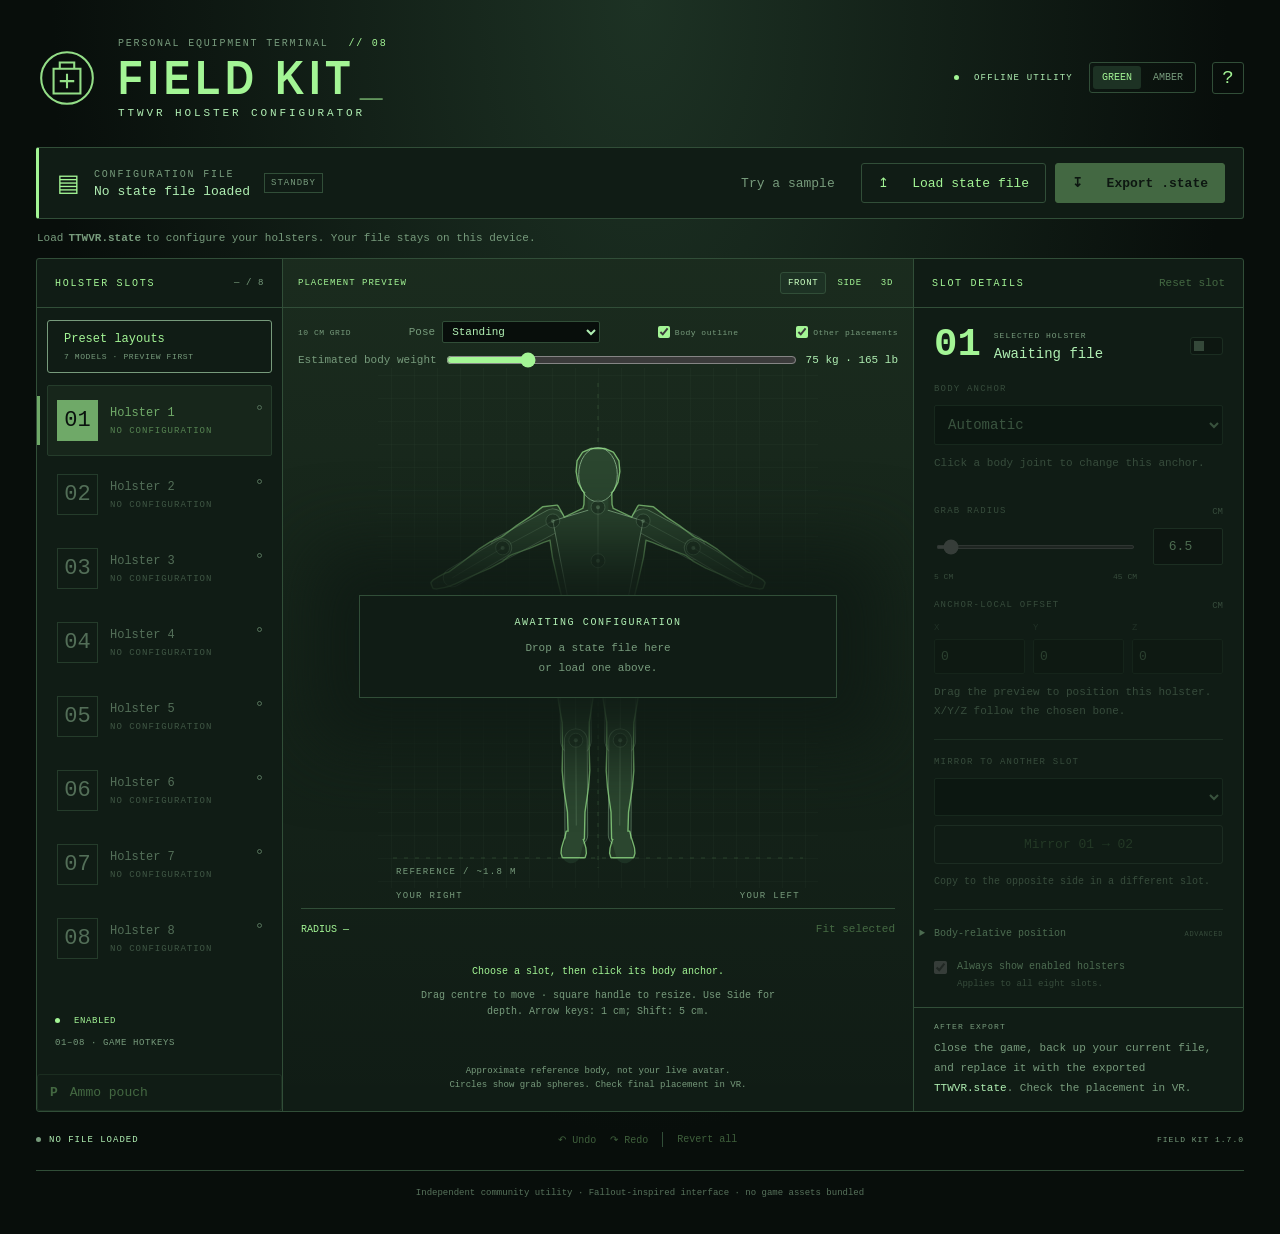
<file: tools/holster-editor/index.html>
<!doctype html>
<!-- SPDX-License-Identifier: GPL-3.0-only -->
<html lang="en" data-theme="green">
<head>
<meta charset="utf-8">
<meta name="viewport" content="width=device-width, initial-scale=1">
<meta name="color-scheme" content="dark">
<meta http-equiv="Content-Security-Policy" content="default-src 'none'; script-src 'unsafe-inline'; style-src 'unsafe-inline'; img-src data: blob:; connect-src 'none'; base-uri 'none'; form-action 'none'">
<title>Field Kit · TTWVR Holster Editor</title>
<style>/* SPDX-License-Identifier: GPL-3.0-only */
:root{color-scheme:dark;--ink:#b0efb3;--muted:#779b7c;--accent:#a3f595;--bright:#c9ffc0;--line:#314e38;--dim:#1d3224;--panel:#101c15;--bg:#080e0b;--tint:rgba(163,245,149,.07);--alert:#edc58e;--red:#ffa5a1;font-family:Consolas,'Liberation Mono','Courier New',monospace;font-size:13px}
:root[data-theme=amber]{--ink:#eed29d;--muted:#ad946b;--accent:#ffc467;--bright:#ffe3ad;--line:#514329;--dim:#352d1e;--panel:#1b1810;--bg:#100e08;--tint:rgba(255,196,103,.07)}
*{box-sizing:border-box}body{margin:0;background:radial-gradient(ellipse at 50% 0,var(--dim),transparent 65%),var(--bg);color:var(--ink);min-height:100vh}button,input,select{font:inherit}button{cursor:pointer;border:1px solid var(--line);background:transparent;color:var(--accent);padding:11px 16px;border-radius:3px;transition:background .12s,border-color .12s}button:hover:not(:disabled){background:var(--tint);border-color:var(--accent)}button:disabled{cursor:default;opacity:.35}button.primary{background:var(--accent);border-color:var(--accent);color:var(--bg);font-weight:bold}button.primary:hover:not(:disabled){background:var(--bright)}button.quiet{border-color:transparent;color:var(--muted)}button.text-button{border:0;padding:2px 0;font-size:11px}button.icon-button{width:32px;height:32px;padding:0;font-size:19px}button:focus-visible,input:focus-visible,select:focus-visible,summary:focus-visible,[role=button]:focus-visible{outline:2px solid var(--bright);outline-offset:4px}button,input,select{touch-action:manipulation}h1,h2,h3,p{margin:0}.app{max-width:1440px;padding:36px 36px 18px;margin:auto}.masthead{display:flex;justify-content:space-between;align-items:center;gap:28px;margin-bottom:28px}.identity{display:flex;align-items:center;gap:20px}.emblem{width:62px;fill:none;stroke:var(--accent);stroke-width:2;opacity:.9}.eyebrow{font-size:10px;letter-spacing:1.8px;color:var(--muted);line-height:1.5}.serial{color:var(--accent);margin-left:12px}h1{font-family:'Arial Narrow','Liberation Sans Narrow',Impact,sans-serif;font-stretch:condensed;font-size:49px;line-height:1.05;letter-spacing:5px;font-weight:700;color:var(--accent)}.cursor{opacity:.55;margin-left:5px}.subtitle{font-size:11px;letter-spacing:2.9px;margin-top:5px}.header-controls{display:flex;align-items:center;gap:16px}.local-badge{font-size:9px;letter-spacing:1.2px;white-space:nowrap}.local-badge i,.dot-key i,.status-light{display:inline-block;background:var(--accent);border-radius:50%;width:5px;height:5px;margin-right:8px}.themes{display:flex;border:1px solid var(--line);padding:3px;border-radius:3px;gap:3px}.themes button{border:0;padding:6px 9px;font-size:10px;color:var(--muted)}.themes button[aria-pressed=true]{background:var(--dim);color:var(--accent)}.file-bar{display:flex;justify-content:space-between;align-items:center;gap:24px;border:1px solid var(--line);border-left:3px solid var(--accent);padding:15px 18px;background:var(--panel);border-radius:3px}.file-info{display:flex;align-items:center;gap:14px;min-width:0}.file-info>div{min-width:0}.file-icon{font-size:24px;color:var(--accent)}#filename{margin-top:2px;white-space:nowrap;overflow:hidden;text-overflow:ellipsis;max-width:340px}.badge{font-size:9px;letter-spacing:1px;color:var(--muted);border:1px solid var(--line);padding:4px 6px;white-space:nowrap}.badge.changed{color:var(--alert);border-color:var(--alert)}.file-actions{display:flex;gap:9px;flex-shrink:0}.notice{font-size:11px;color:var(--muted);min-height:39px;display:flex;align-items:center;flex-wrap:wrap;gap:0 5px;padding:10px 1px;line-height:1.55}.notice.error{color:var(--red)}.notice.success{color:var(--accent)}.workspace{display:grid;grid-template-columns:246px minmax(290px,1fr) 330px;border:1px solid var(--line);background:var(--panel);border-radius:3px;overflow:hidden;position:relative}.workspace.dragover{outline:2px dashed var(--accent);outline-offset:4px}.panel-title{display:flex;justify-content:space-between;align-items:center;padding:17px 18px;border-bottom:1px solid var(--line);height:49px;gap:8px}.panel-title h2{font-size:10px;letter-spacing:1.7px;font-weight:normal;color:var(--accent)}.panel-title>span{color:var(--muted);font-size:9px;letter-spacing:.6px}.slots-panel{border-right:1px solid var(--line);display:flex;flex-direction:column}.slot-list{padding:10px}.slot{width:100%;padding:14px 9px;border:1px solid transparent;display:flex;align-items:center;gap:12px;text-align:left;border-radius:2px;position:relative;margin-bottom:3px;color:var(--muted)}.slot:disabled{opacity:.65}.slot.selected{background:var(--tint);border-color:var(--line);color:var(--accent)}.slot.selected:before{content:'';position:absolute;width:3px;inset:10px auto 10px -11px;background:var(--accent)}.slot-num{font-size:22px;line-height:1;border:1px solid var(--line);width:41px;height:41px;display:grid;place-items:center;flex-shrink:0}.slot.selected .slot-num{border-color:var(--accent);background:var(--accent);color:var(--bg)}.slot-text{display:flex;flex-direction:column;gap:6px;flex:1;min-width:0}.slot-label{font-size:11px;white-space:nowrap}.slot-detail{font-size:9px;letter-spacing:1px;opacity:.7}.slot-dot{width:5px;height:5px;border:1px solid var(--muted);border-radius:50%;align-self:flex-start;margin-top:5px;flex-shrink:0}.slot-dot.on{background:var(--accent);border-color:var(--accent)}.slot-footer{margin-top:auto;padding:15px 18px 18px;display:flex;flex-direction:column;gap:12px;font-size:9px;color:var(--muted);letter-spacing:.6px}.dot-key{color:var(--accent)}.map-panel{min-width:0;display:flex;flex-direction:column;background:linear-gradient(180deg,var(--tint),transparent)}.body-view{position:relative;flex:1;min-height:440px;display:flex;align-items:center;justify-content:center;overflow:hidden}#body-map{width:100%;max-height:540px;display:block;overflow:visible}.map-grid{color:var(--accent);opacity:.13}.guide-line{stroke:var(--accent);stroke-width:.6;stroke-dasharray:4 7;opacity:.25}.figure-fill{fill:var(--tint);stroke:var(--muted);stroke-width:1.4;stroke-linejoin:round}.figure-detail{fill:none;stroke:var(--muted);stroke-width:1;opacity:.6}.map-direction{font:9px Consolas,monospace;letter-spacing:1.3px;fill:var(--muted)}.map-corner{position:absolute;top:18px;color:var(--muted);font-size:8px;line-height:1.6;letter-spacing:1px}.top-left{left:18px}.top-right{right:18px;font-size:12px;word-spacing:10px}.top-right span{opacity:.3}.anchor-point{cursor:pointer;color:var(--muted)}.anchor-point .hit-area{fill:transparent;stroke:none}.anchor-point .ring{fill:var(--panel);stroke:currentColor;stroke-width:1}.anchor-point .core{fill:currentColor}.anchor-point .anchor-label{fill:currentColor;font-size:8px;letter-spacing:.2px}.anchor-point .leader{fill:none;stroke:currentColor;stroke-width:.6;opacity:.6}.anchor-point.selected,.anchor-point:hover{color:var(--accent)}.anchor-point.selected .ring{stroke-width:2;fill:var(--dim)}.anchor-point.selected .core{r:4}.anchor-point[aria-disabled=true]{pointer-events:none;opacity:.35}.slot-marker circle{fill:var(--bg);stroke:var(--accent);stroke-width:1}.slot-marker text{fill:var(--accent);font:9px Consolas,monospace;text-anchor:middle;dominant-baseline:central}.slot-marker.selected circle{fill:var(--accent)}.slot-marker.selected text{fill:var(--bg);font-weight:bold}.slot-marker.off{opacity:.3}.slot-marker path{stroke:var(--accent);stroke-width:.7;opacity:.6}.map-empty{position:absolute;top:42%;left:12%;width:76%;text-align:center;background:var(--panel);border:1px solid var(--line);padding:18px 10px;box-shadow:0 0 70px 50px var(--panel)}.map-empty span{font-size:10px;letter-spacing:1.6px}.map-empty p{font-size:11px;color:var(--muted);line-height:1.8;margin-top:10px}.map-caption{text-align:center;font-size:11px;color:var(--accent);padding:0 12px 9px;line-height:1.5}.map-note{text-align:center;font-size:9px;line-height:1.6;color:var(--muted);padding:0 16px 17px}.editor-panel{border-left:1px solid var(--line)}.selected-heading{display:flex;align-items:center;gap:13px;padding:23px 20px 22px}.large-slot{font-size:39px;font-weight:bold;line-height:1;color:var(--accent)}.selected-heading .eyebrow{font-size:8px;letter-spacing:1px}h3{font-size:14px;font-weight:normal;color:var(--ink);margin-top:4px}.switch{position:relative;margin-left:auto;display:flex;align-items:center;flex-shrink:0}.switch input{position:absolute;opacity:0;width:100%;height:100%;cursor:pointer;margin:0}.switch>span:first-of-type{display:block;width:33px;height:18px;border:1px solid var(--line);background:var(--bg);border-radius:3px;pointer-events:none}.switch>span:first-of-type:before{content:'';display:block;width:10px;height:10px;margin:3px;background:var(--muted);transition:transform .15s}.switch input:checked+span{border-color:var(--accent)}.switch input:checked+span:before{background:var(--accent);transform:translateX(14px)}.switch input:focus-visible+span{outline:2px solid var(--accent);outline-offset:4px}.switch input:disabled+span{opacity:.35}#editor-form{padding:0 20px}fieldset{border:0;padding:0;margin:0;min-width:0}fieldset:disabled{opacity:.38}.field-label{display:block;font-size:9px;letter-spacing:1.2px;color:var(--muted);line-height:1.5}.field-heading{display:flex;justify-content:space-between;align-items:center;margin-top:23px;margin-bottom:10px}.unit{font-size:9px;color:var(--muted)}select,input[type=number]{background:var(--bg);color:var(--ink);border:1px solid var(--line);padding:10px 9px;border-radius:2px;width:100%;min-width:0}select{margin-top:8px;font-size:12px;line-height:1.5;cursor:pointer}input:invalid,input[aria-invalid=true]{border-color:var(--red)}.field-help{font-size:10px;color:var(--muted);line-height:1.7;margin-top:9px;min-height:33px}.radius-row{display:flex;align-items:center;gap:16px}.radius-row input[type=number]{width:70px;text-align:center;flex-shrink:0}.radius-row input[type=range]{width:100%;accent-color:var(--accent);cursor:pointer;height:4px}.range-labels{display:flex;justify-content:space-between;font-size:8px;color:var(--muted);padding-right:86px;margin-top:7px}.offset-heading{margin-top:24px}.coordinate-row{display:grid;grid-template-columns:repeat(3,minmax(0,1fr));gap:8px}.coordinate-row label{font-size:9px;color:var(--muted);letter-spacing:.5px}.coordinate-row input{margin-top:6px;font-size:12px;padding:9px 6px}.coordinate-row.disabled{opacity:.45}.coordinate-row input:disabled{cursor:default}details{border-top:1px solid var(--line);margin-top:19px;padding-top:15px}summary{font-size:10px;cursor:pointer;line-height:1.8;list-style:disclosure-closed;color:var(--ink)}details[open] summary{list-style:disclosure-open;margin-bottom:14px}summary span{font-size:7px;color:var(--muted);float:right;letter-spacing:.6px;margin-top:3px}.visibility{display:flex;gap:10px;align-items:flex-start;font-size:10px;line-height:1.5;margin:21px 0;cursor:pointer}.visibility input{accent-color:var(--accent);margin:2px 0 0;width:13px;height:13px;flex-shrink:0}.visibility small{display:block;color:var(--muted);font-size:9px;margin-top:4px}.apply-note{border-top:1px solid var(--line);padding:15px 20px 18px}.apply-note .eyebrow{font-size:8px;letter-spacing:1.2px}.apply-note p{font-size:10px;color:var(--muted);line-height:1.8;margin-top:6px}.apply-note b{font-weight:normal;color:var(--ink)}.status-bar{display:flex;align-items:center;gap:18px;justify-content:space-between;border-bottom:1px solid var(--line);padding:14px 0 16px;min-height:59px}.status-bar>div:first-child{font-size:9px;letter-spacing:1px}.status-light{background:var(--muted)}.status-light.changed{background:var(--alert)}.history{display:flex;gap:14px;align-items:center}.history button{border:0;padding:3px 0;font-size:10px}.separator{height:15px;border-left:1px solid var(--line)}.footer-version{color:var(--muted);font-size:8px;letter-spacing:1px}.footer-version span{margin:0 7px}.bottom-note{font-size:9px;color:var(--muted);text-align:center;padding:15px 0;opacity:.7;line-height:1.7}.sr-only{position:absolute;width:1px;height:1px;overflow:hidden;clip:rect(0,0,0,0);white-space:nowrap}dialog{background:var(--panel);color:var(--ink);border:1px solid var(--accent);border-radius:4px;padding:26px 32px;max-width:640px;width:calc(100% - 32px);max-height:88vh;line-height:1.8;box-shadow:0 24px 100px #000}dialog::backdrop{background:#000b}.dialog-heading{display:flex;justify-content:space-between;align-items:center;margin-bottom:10px}dialog h2{font-size:23px;color:var(--accent);font-weight:normal}dialog h3{margin-top:22px;color:var(--accent);font-size:14px}dialog p,dialog li{font-size:12px;color:var(--muted);margin-top:10px}dialog li{padding-left:5px;margin-bottom:10px}dialog ol{padding-left:19px}dialog b{color:var(--ink);font-weight:normal}code{font-family:inherit;color:var(--ink)}code.path{display:block;padding:10px 12px;background:var(--bg);border:1px solid var(--line);font-size:11px;overflow-wrap:anywhere;margin-top:8px}[hidden]{display:none!important}
@media(min-width:1500px){.app{padding-top:48px}.body-view{min-height:500px}.slot{padding-top:16px;padding-bottom:16px}}
@media(max-width:1150px){.app{padding:24px 22px}.workspace{grid-template-columns:212px minmax(260px,1fr) 300px}.local-badge{display:none}.slot{gap:9px;padding-left:6px}.slot-num{width:34px;height:36px;font-size:19px}.slot-label{font-size:10px}.slot-list{padding:8px}.file-actions{gap:5px}.file-actions button{padding:10px 12px}.file-info{gap:9px}.file-info .badge{display:none}#filename{max-width:260px}}
@media(max-width:940px){.workspace{grid-template-columns:minmax(280px,1fr) 330px}.slots-panel{grid-column:1/-1;border-right:0;border-bottom:1px solid var(--line)}.slot-list{display:grid;grid-template-columns:repeat(4,minmax(0,1fr));gap:3px}.slot{padding:9px 5px;margin:0}.slot.selected:before{inset:auto 10px -2px 10px;width:auto;height:2px}.slot-detail{font-size:8px}.slot-footer{display:none}.slot-dot{display:none}.masthead{gap:12px}.identity{gap:14px}.emblem{width:46px}.eyebrow{font-size:9px}h1{font-size:42px}.header-controls{gap:10px}.file-bar{gap:15px}.file-actions button.quiet{display:none}.footer-version{display:none}}
@media(max-width:640px){.app{padding:20px 12px 8px}.masthead{align-items:flex-start;margin-bottom:20px}.emblem{display:none}.identity .eyebrow{font-size:7px;letter-spacing:1px}h1{font-size:34px}.subtitle{font-size:8px;letter-spacing:1.8px}.serial{display:none}.header-controls{gap:7px;padding-top:4px}.themes button{font-size:8px;padding:5px}.icon-button{flex-shrink:0}.file-bar{align-items:stretch;flex-direction:column;gap:14px;padding:13px}.file-actions{display:flex}.file-actions button{flex:1}.file-info .badge{display:block;margin-left:auto}.file-icon{font-size:21px}#filename{max-width:240px;font-size:12px}.workspace{grid-template-columns:1fr}.map-panel{border-bottom:1px solid var(--line)}.editor-panel{border-left:0}.slot-list{grid-template-columns:repeat(2,minmax(0,1fr))}.slot{gap:10px;padding:7px}.slot-label{font-size:11px}.slot-detail{font-size:8px}.body-view{min-height:0}.body-view svg{max-height:460px}.map-corner{font-size:7px}.status-bar{align-items:flex-start;gap:13px;flex-direction:column}.status-bar>div:first-child{font-size:8px}.history{width:100%;justify-content:flex-end}.notice{font-size:10px}.coordinate-row input{padding:12px 9px}.selected-heading{padding-top:18px;padding-bottom:18px}.apply-note p{font-size:11px}dialog{padding:20px}.slot-list .slot.selected:before{inset:7px auto 7px -3px;height:auto;width:2px}}
@media(prefers-reduced-motion:reduce){*{transition:none!important;scroll-behavior:auto!important}}

/* Readable primary controls at desktop scale. */
select{font-size:14px}.slot-label{font-size:12px}.coordinate-row input{font-size:13px}.field-help,.apply-note p{font-size:11px}.anchor-point .anchor-label{font-size:9px}

/* Placement editor: reference figure and true-radius orthographic projections. */
.view-tabs{display:flex;gap:3px}.view-tabs button{padding:5px 7px;font-size:9px;letter-spacing:.7px;border-color:transparent}.view-tabs button[aria-pressed=true]{background:var(--dim);border-color:var(--line);color:var(--bright)}.preview-toolbar{display:flex;justify-content:space-between;gap:10px;padding:13px 15px 0;font-size:8px;letter-spacing:.5px;color:var(--muted)}.preview-toolbar label{display:flex;gap:5px;align-items:center;white-space:nowrap}.preview-toolbar input{accent-color:var(--accent);margin:0;width:12px;height:12px}.body-view{min-height:0;flex:0 0 auto}#body-map{touch-action:none;user-select:none;overflow:hidden}.body-outline{fill:none;stroke:var(--muted);stroke-linecap:round;stroke-linejoin:round;opacity:.65}.body-limb{fill:none;stroke:var(--dim);stroke-linecap:round;stroke-linejoin:round}.body-bone{fill:none;stroke:var(--muted);opacity:.45}.body-torso{fill:var(--dim);stroke:var(--muted);stroke-width:1;stroke-linejoin:round}.holster-volume .grab-sphere{fill:var(--tint);stroke:var(--muted);stroke-width:1;stroke-dasharray:3 4;pointer-events:none}.holster-volume.selected .grab-sphere{fill:var(--tint);stroke:var(--accent);stroke-width:1.5;stroke-dasharray:none}.holster-volume.off{opacity:.4}.holster-volume.selected.off{opacity:.85}.holster-volume.off .grab-sphere{stroke-dasharray:5 4}.holster-centre{cursor:grab;touch-action:none}.holster-centre:active{cursor:grabbing}.holster-centre circle,.marker-disc{fill:var(--panel);stroke:var(--accent);stroke-width:1}.holster-centre text{fill:var(--accent);font:10px Consolas,monospace;text-anchor:middle;dominant-baseline:central;pointer-events:none}.selected .holster-centre circle,.selected .marker-disc{fill:var(--accent);stroke:var(--bright)}.selected .holster-centre text{fill:var(--bg);font-weight:bold}.offset-line{stroke:var(--accent);stroke-width:1;stroke-dasharray:3 3;opacity:.7;pointer-events:none}.radius-handle{fill:var(--bg);stroke:var(--bright);stroke-width:2;cursor:ew-resize;touch-action:none}.preview-readout{display:flex;justify-content:space-between;align-items:center;margin:0 18px 15px;padding:12px 0;border-top:1px solid var(--line);color:var(--accent);font-size:10px;gap:8px}.map-caption{font-size:10px}.map-note{font-size:10px;max-width:420px;margin:0 auto;padding-bottom:12px}.reference-note{color:var(--muted);font-size:9px;margin-top:auto;padding-bottom:18px}.mirror-panel{border-top:1px solid var(--line);margin-top:19px;padding-top:16px}.mirror-panel select{font-size:12px}.mirror-panel button{width:100%;margin-top:9px;border-color:var(--muted)}.mirror-panel .field-help{font-size:10px;min-height:0}.field-heading{margin-top:18px}.selected-heading{padding-top:18px;padding-bottom:18px}.visibility{margin:16px 0}.apply-note{padding-top:10px;padding-bottom:12px}.map-panel>.panel-title{padding-left:15px;padding-right:12px}.map-panel>.panel-title h2{font-size:9px;letter-spacing:1px}.anchor-point .ring{stroke-width:1}.anchor-point.selected .ring{stroke-width:2}
@media(max-width:1150px){.preview-toolbar{font-size:7px;padding-left:10px;padding-right:10px}.map-panel>.panel-title{padding-left:10px;padding-right:7px}.map-panel>.panel-title h2{font-size:8px;letter-spacing:.3px}.view-tabs button{font-size:8px;padding:5px}.preview-readout{font-size:9px;margin-left:10px;margin-right:10px}}
@media(max-width:640px){.body-view svg{max-height:540px}.preview-toolbar{font-size:8px}.map-panel>.panel-title h2{font-size:10px;letter-spacing:1px}.view-tabs button{font-size:10px;padding:5px 10px}}

/* Preset library: compare layouts without changing the working state. */
.preset-launch{margin:12px 10px 2px;text-align:left;border-color:var(--muted);font-size:12px}.preset-launch span{display:block;color:var(--muted);font-size:8px;letter-spacing:.6px;margin-top:6px}#presets{max-width:1040px;padding:24px 28px}#presets .dialog-heading h2{margin-top:4px}#presets .preset-intro{margin:0 0 20px}#presets .preset-browser{display:grid;grid-template-columns:190px minmax(0,1fr);gap:26px}.preset-list{display:flex;flex-direction:column;gap:8px}.preset-list button{text-align:left;padding:14px 12px;color:var(--muted)}.preset-list button[aria-pressed=true]{background:var(--tint);border-color:var(--accent);color:var(--accent)}.preset-card-title,.preset-card-tag{display:block}.preset-card-title{font-size:13px}.preset-card-tag{font-size:8px;letter-spacing:.4px;margin-top:7px;color:var(--muted)}#presets .preset-detail h3{margin:0;font-size:18px}#presets .preset-detail>p{margin-top:8px;font-size:11px}.preset-options{display:grid;grid-template-columns:1fr 1fr;gap:15px;margin:15px 0}.preset-options label{font-size:8px;letter-spacing:.8px;color:var(--muted)}.preset-options select{font-size:11px;margin-top:5px;letter-spacing:0}.preset-projections{display:grid;grid-template-columns:1fr 1fr;gap:10px;background:var(--bg);border:1px solid var(--line);padding:12px 8px 0}.preset-projections figure{margin:0;min-width:0}.preset-projections figcaption{text-align:center;font-size:7px;letter-spacing:.7px;color:var(--muted)}.preset-projections svg{display:block;width:100%;height:auto;max-height:320px}.preset-volume .holster-centre{cursor:default}#presets .preset-metrics{color:var(--accent);font-size:10px}.preset-pairs{display:grid;grid-template-columns:1fr 1fr;gap:4px 12px;padding:0;list-style:none;margin:10px 0}#presets .preset-pairs li{font-size:9px;margin:0;padding:0}#presets .preset-caveat{font-size:10px;border-top:1px solid var(--line);padding-top:12px;margin-top:18px}#presets .preset-apply-row{display:flex;align-items:center;justify-content:space-between;gap:20px;margin-top:16px}#presets .preset-apply-row p{font-size:10px;max-width:580px;margin:0}#presets .preset-apply-row button{flex-shrink:0}.preset-options select:focus-visible{outline-offset:2px}
@media(max-width:700px){#presets{padding:18px}#presets .preset-browser{grid-template-columns:1fr;gap:20px}.preset-list{display:grid;grid-template-columns:1fr 1fr;gap:7px}.preset-list button{padding:10px}.preset-card-title{font-size:11px}.preset-card-tag{font-size:7px}.preset-options{grid-template-columns:1fr;gap:10px}.preset-pairs{grid-template-columns:1fr}#presets .preset-apply-row{flex-direction:column;align-items:stretch}.preset-projections{gap:0;padding:8px 0 0}.preset-projections figcaption{font-size:6px;letter-spacing:0}.preset-launch{margin-bottom:6px}}

/* Waist reference and gear layout options. */
.body-belt{fill:var(--panel);stroke:var(--muted);stroke-width:1.1;stroke-linejoin:round}.body-buckle{fill:var(--dim);stroke:var(--accent);stroke-width:1}.preset-options{grid-template-columns:1fr 1fr 1fr;gap:10px}.preset-options select:disabled{opacity:.45;cursor:default}
@media(max-width:700px){.preset-options{grid-template-columns:1fr}}

[hidden]{display:none!important}
.pouch-button{display:flex;align-items:center;gap:12px;width:100%;text-align:left;margin-top:8px;padding:10px 12px}
.pouch-button span{font-weight:bold}
.pouch-button[aria-pressed="true"]{border-color:var(--accent);color:var(--accent)}
#pouch-panel{padding:0 18px 18px}
#pouch-fields{border:0;margin:0;padding:0;min-width:0}

/* Orthographic 3D reference and translation gizmo. */
#body-map.orbit-view{cursor:grab}
#body-map.orbit-view:active{cursor:grabbing}
.orbit-view>.map-grid,.orbit-view>.guide-line{display:none}
.orbit-floor{fill:none;stroke:var(--muted);stroke-width:.6;opacity:.36}
.orbit-bone{fill:color-mix(in srgb,var(--muted) var(--light),var(--panel));stroke:color-mix(in srgb,var(--muted) var(--light),var(--panel));stroke-width:.4;stroke-linejoin:round}
.axis{cursor:move;touch-action:none}
.axis-right{color:#ef9c83}.axis-forward{color:#76d2b3}.axis-up{color:#8fc7ff}
.axis-line{fill:none;stroke:currentColor;stroke-width:2.4}
.axis-tip{fill:currentColor;stroke:var(--bg);stroke-width:.6}
.axis text{fill:currentColor;stroke:var(--bg);stroke-width:3;paint-order:stroke;font-weight:bold;font-size:11px;text-anchor:middle;dominant-baseline:central}
.axis-hit{fill:none;stroke:transparent;stroke-width:13;pointer-events:stroke}
.axis:hover .axis-line,.axis:focus .axis-line{stroke-width:4}
.pouch-side-choice{display:flex;align-items:center;gap:.8em;margin:0 0 12px;font-size:11px}
.pouch-side-choice select{width:auto;margin:0;padding:5px 10px}
[data-preset-pouch] .holster-centre circle{stroke-dasharray:2 1}

.pouch-leader{fill:none;stroke:var(--accent);stroke-width:1}
.pouch-pin{fill:var(--accent)}

/* All sections fill once. Mask the inner half of the stroke to hide joint seams. */
.skin-fill{fill:var(--accent);fill-opacity:.10}
.skin-edge{fill:none;stroke:var(--accent);stroke-opacity:.70;stroke-width:2.8;stroke-linejoin:round}
.preview-toolbar{flex-wrap:wrap;align-items:center;row-gap:6px}

.weight-control{display:grid;grid-template-columns:auto minmax(65px,1fr) auto;align-items:center;gap:9px;margin:9px 15px 0;font-size:11px;color:var(--muted)}
.weight-control input{min-width:0;width:100%;margin:0;accent-color:var(--accent);cursor:pointer}
.weight-control output{color:var(--ink);font-variant-numeric:tabular-nums;white-space:nowrap}
@media(max-width:440px){.weight-control{grid-template-columns:1fr auto}.weight-control input{grid-column:1/-1;grid-row:2}}

.preview-toolbar .pose-control{font-size:11px;letter-spacing:0;gap:7px}
.pose-control select{width:auto;margin:0;padding:3px 5px;font-size:11px}
.chair-outline{fill:none;stroke:var(--muted);stroke-width:1.25;stroke-linejoin:round;opacity:.66;pointer-events:none}

.body-overlap{fill:url(#body-overlap-hatch);pointer-events:none}
.preview-readout{flex-wrap:wrap}
#overlap-key{color:var(--red);display:inline-flex;align-items:center;gap:6px}
#overlap-key::before{content:"";width:12px;height:10px;background:repeating-linear-gradient(135deg,#a54240 0 3px,#ffd2cd 3px 4px)}

.holster-volume .holster-centre .marker-hit{fill:transparent;stroke:none}

.adapt-controls{display:flex;align-items:center;gap:8px;flex-wrap:wrap;margin:9px 15px 0}
.adapt-controls select,.adapt-controls button{width:auto;margin:0;padding:5px 8px;font-size:11px}
</style>
</head>
<body>
<div class="app">
  <header class="masthead">
    <div class="identity">
      <svg class="emblem" viewBox="0 0 60 60" aria-hidden="true"><circle cx="30" cy="30" r="25"/><path d="M17 21h26v24H17zM23 21v-6h14v6M30 26v14M23 33h14"/></svg>
      <div><p class="eyebrow">PERSONAL EQUIPMENT TERMINAL <span class="serial">// 08</span></p><h1>FIELD KIT<span class="cursor">_</span></h1><p class="subtitle">TTWVR HOLSTER CONFIGURATOR</p></div>
    </div>
    <div class="header-controls"><span class="local-badge"><i></i> OFFLINE UTILITY</span><div class="themes" role="group" aria-label="Display color"><button type="button" id="green" aria-pressed="true">GREEN</button><button type="button" id="amber" aria-pressed="false">AMBER</button></div><button type="button" class="icon-button" id="help" aria-label="Open instructions">?</button></div>
  </header>

  <section class="file-bar" aria-label="Configuration file">
    <div class="file-info"><span class="file-icon" aria-hidden="true">▤</span><div><p class="eyebrow" id="file-kind">CONFIGURATION FILE</p><p id="filename">No state file loaded</p></div><span id="file-badge" class="badge">STANDBY</span></div>
    <div class="file-actions"><button type="button" id="demo" class="quiet">Try a sample</button><button type="button" id="load">↥ &nbsp; Load state file</button><button type="button" id="export" class="primary" disabled>↧ &nbsp; Export .state</button><input id="file-input" type="file" accept=".state,.txt,.bak,.ini" hidden></div>
  </section>
  <div id="notice" class="notice" role="status" aria-live="polite">Load <strong>TTWVR.state</strong> to configure your holsters. Your file stays on this device.</div>

  <main class="workspace" id="drop-zone">
    <section class="slots-panel" aria-labelledby="slots-title"><div class="panel-title"><h2 id="slots-title">HOLSTER SLOTS</h2><span id="enabled-count">— / 8</span></div><button type="button" id="open-presets" class="preset-launch">Preset layouts <span>7 MODELS · PREVIEW FIRST</span></button><div id="slot-list" class="slot-list"></div><div class="slot-footer"><span class="dot-key"><i></i> ENABLED</span><span>01–08 · GAME HOTKEYS</span></div>
      <button type="button" id="select-pouch" class="pouch-button" aria-pressed="false" disabled><span>P</span> Ammo pouch</button>
      <button type="button" id="select-stim" class="pouch-button" aria-pressed="false" hidden><span>S</span> Stimpak circle</button>
    </section>

    <section class="map-panel" aria-labelledby="map-title">
      <div class="panel-title"><h2 id="map-title">PLACEMENT PREVIEW</h2><div class="view-tabs" role="group" aria-label="Preview direction"><button type="button" id="view-front" aria-pressed="true">FRONT</button><button type="button" id="view-side" aria-pressed="false">SIDE</button><button type="button" id="view-orbit" aria-pressed="false">3D</button></div></div>
      <div class="preview-toolbar"><span>10 CM GRID</span><label class="pose-control">Pose <select id="preview-pose"><option value="standing">Standing</option><option value="seated">Seated · desk chair</option></select></label><button type="button" id="orbit-reset" class="text-button" hidden>Reset view</button><label id="skin-control"><input type="checkbox" id="show-skin" checked> Body outline</label><label><input type="checkbox" id="show-other" checked> Other placements</label></div>
      <div id="weight-control" class="weight-control" hidden>
        <label for="body-weight">Estimated body weight</label>
        <input id="body-weight" type="range" step="1" aria-describedby="weight-note"/>
        <output id="weight-value" for="body-weight"></output>
      </div>
      <div class="adapt-controls" id="adapt-controls" hidden>
        <select id="adapt-scope" aria-label="Placements to auto adapt"><option value="selected">Selected placement</option><option value="layout">Enabled layout</option></select>
        <button type="button" id="auto-adapt" title="Fit placements inward or outward to the current body outline">Auto adapt</button>
      </div>
      <div class="body-view">
        <svg id="body-map" viewBox="0 0 440 540" role="group" aria-label="Holster placement preview. Drag the numbered centre to move; drag the square handle to resize.">
          <defs><pattern id="grid" x="220" y="490" width="23" height="23" patternUnits="userSpaceOnUse"><path d="M23 0H0V23" fill="none" stroke="currentColor" stroke-width=".4"/></pattern>
            <pattern id="body-overlap-hatch" patternUnits="userSpaceOnUse" width="6" height="6">
              <rect width="6" height="6" fill="#c74340" fill-opacity=".65"/>
              <path d="M-1 1L1 -1M0 6L6 0M5 7L7 5" fill="none" stroke="#ffd2cd" stroke-opacity=".78" stroke-width="1"/>
            </pattern>
            <path id="skin-shape" fill-rule="nonzero"></path>
            <mask id="skin-exterior" maskUnits="userSpaceOnUse" x="0" y="0" width="440" height="540">
              <rect width="440" height="540" fill="white"/><use href="#skin-shape" fill="black"/>
            </mask>
          </defs>
          <rect width="440" height="520" fill="url(#grid)" class="map-grid"/>
          <path class="guide-line" d="M220 15V500M15 490H425"/>
          <g id="reference-body" aria-hidden="true"></g>
          <g id="skin-surface" aria-hidden="true" pointer-events="none" hidden>
            <use href="#skin-shape" class="skin-fill"/>
            <use href="#skin-shape" class="skin-edge" mask="url(#skin-exterior)"/>
          </g>
          <g id="anchor-points"></g><g id="slot-markers"></g>
          <g id="preview-handles"></g>
          <text x="18" y="530" id="direction-left" class="map-direction">YOUR RIGHT</text><text x="422" y="530" id="direction-right" text-anchor="end" class="map-direction">YOUR LEFT</text>
        </svg>
        <div id="map-empty" class="map-empty"><span>AWAITING CONFIGURATION</span><p>Drop a state file here<br>or load one above.</p></div>
      </div>
      <div class="preview-readout"><span id="preview-measure">RADIUS —</span><span id="overlap-key" hidden>Inside body outline</span><button type="button" id="fit-preview" class="text-button">Fit selected</button></div>
      <p class="map-caption" id="map-caption">Choose a slot, then click its body anchor.</p>
      <p class="map-note" id="preview-hint">Drag centre to move · square handle to resize.<br>Use Side for depth. Arrow keys move 1 cm; Shift moves 5 cm.</p>
      <p id="weight-note" class="map-note reference-note">Approximate reference body, not your live avatar.<br>Circles show grab spheres. Check final placement in VR.</p>
    </section>

    <section class="editor-panel" aria-labelledby="editor-title">
      <div class="panel-title"><h2 id="editor-title">SLOT DETAILS</h2><button type="button" class="text-button" id="reset-slot" disabled>Reset slot</button></div>
      <div class="selected-heading" id="holster-heading"><span class="large-slot" id="selected-number">01</span><div><p class="eyebrow" id="placement-type">SELECTED HOLSTER</p><h3 id="selected-name">Awaiting file</h3></div><label class="switch" title="Enable this holster"><input type="checkbox" id="enabled" disabled><span></span><span class="sr-only">Enable selected holster</span></label></div>
      <form id="editor-form" novalidate>
        <fieldset id="editor-fields" disabled>
          <label class="field-label" for="anchor">BODY ANCHOR</label><select id="anchor"></select>
          <p class="field-help" id="anchor-help">Pick an anchor on the map or from this list.</p>
          <div class="field-heading"><label class="field-label" for="radius">GRAB RADIUS</label><span class="unit">CM</span></div>
          <div class="radius-row"><input type="range" id="radius-slider" min="5" max="45" step="0.1" value="6.5" aria-label="Grab radius in centimetres"><input type="number" id="radius" min="5" max="45" step="any" value="6.5" aria-label="Grab radius in centimetres"></div><div class="range-labels"><span>5 CM</span><span>45 CM</span></div>
          <div class="field-heading offset-heading"><span class="field-label">ANCHOR-LOCAL OFFSET</span><span class="unit">CM</span></div>
          <div class="coordinate-row" id="offset-fields"><label>X<input type="number" id="offset-x" step="any" value="0" aria-label="Anchor-local X offset in centimetres"></label><label>Y<input type="number" id="offset-y" step="any" value="0" aria-label="Anchor-local Y offset in centimetres"></label><label>Z<input type="number" id="offset-z" step="any" value="0" aria-label="Anchor-local Z offset in centimetres"></label></div>
          <p class="field-help" id="offset-help">Axes follow the chosen bone. Changing the anchor keeps these offsets.</p>
          <div class="mirror-panel"><label class="field-label" for="mirror-target">MIRROR TO ANOTHER SLOT</label><select id="mirror-target" aria-describedby="mirror-description"></select><button type="button" id="mirror-slot">Mirror to opposite side</button><p class="field-help" id="mirror-description">Replaces the destination’s anchor, offset, radius and enabled state. Undo restores it.</p></div>
          <details id="fallback-details"><summary>Body-relative position <span>ADVANCED</span></summary><div class="coordinate-row"><label>FORWARD<input type="number" id="position-f" step="any" value="0" aria-label="Body-relative forward position in centimetres"></label><label>RIGHT<input type="number" id="position-r" step="any" value="0" aria-label="Body-relative right position in centimetres"></label><label>UP<input type="number" id="position-u" step="any" value="0" aria-label="Body-relative up position in centimetres"></label></div><p class="field-help">Automatic anchoring uses this saved position to choose a nearby bone when the avatar is ready. A fixed bone anchor drives the position afterward.</p></details>
          <label class="visibility"><input type="checkbox" id="show" checked><span>Always show enabled holsters<small>Applies to all eight slots.</small></span></label>
        </fieldset>
      </form>
      <div id="pouch-panel" hidden>
        <p id="pouch-status" class="field-help"></p>
        <button type="button" id="place-pouch" hidden>Set initial position</button>
        <button type="button" id="use-spots" hidden>Use 1.1.8 equipment spots</button>
        <fieldset id="pouch-fields">
          <label class="field-label" for="pouch-anchor">BODY ANCHOR</label>
          <select id="pouch-anchor"><option value="body">Body-relative</option></select>
          <div class="field-heading"><label class="field-label" for="pouch-radius">GRAB RADIUS</label><span class="unit">CM</span></div>
          <div class="radius-row"><input type="range" id="pouch-radius-slider" min="5" max="45" step="0.1" aria-label="Ammo pouch grab radius in centimetres"><input type="number" id="pouch-radius" min="5" max="45" step="any" placeholder="Default" aria-label="Ammo pouch grab radius in centimetres"></div>
          <div class="range-labels"><span>5 CM</span><span>45 CM</span></div>
          <button type="button" class="text-button" id="pouch-default-radius">Use game radius</button>
          <div class="field-heading"><span class="field-label">STANDING REFERENCE POSITION</span><span class="unit">CM</span></div>
          <div class="coordinate-row">
            <label>RIGHT<input id="pouch-right" type="number" step="any" aria-label="Ammo pouch right in centimetres"></label>
            <label>FORWARD<input id="pouch-forward" type="number" step="any" aria-label="Ammo pouch forward in centimetres"></label>
            <label>HEIGHT<input id="pouch-height" type="number" step="any" aria-label="Ammo pouch height above the floor in centimetres"></label>
          </div>
          <p class="field-help">Negative right moves left. Negative forward moves behind you.</p>
        </fieldset>
      </div>
      <div class="apply-note"><span class="eyebrow">AFTER EXPORT</span><p>Close the game, back up your current file, and replace it with the exported <b>TTWVR.state</b>. Check the placement in VR.</p></div>
    </section>
  </main>
  <footer class="status-bar"><div><span class="status-light" id="status-light"></span><span id="change-status">NO FILE LOADED</span></div><div class="history"><button type="button" id="undo" disabled>↶ Undo</button><button type="button" id="redo" disabled>↷ Redo</button><span class="separator"></span><button type="button" id="revert" disabled>Revert all</button></div><span class="footer-version">FIELD KIT 1.7.0</span></footer>
  <p class="bottom-note">Independent community utility · Fallout-inspired interface · no game assets bundled</p>
</div>
<dialog id="presets" aria-labelledby="presets-title">
  <div class="dialog-heading"><div><p class="eyebrow">EQUIPMENT LAYOUTS</p><h2 id="presets-title">Choose your reach.</h2></div><button type="button" id="close-presets" class="icon-button" aria-label="Close preset layouts">×</button></div>
  <p class="preset-intro">Belt pouches, hip holsters and vest pockets. Choose a gear layout and adjust it to your reach.</p>
  <div class="preset-browser">
    <div id="preset-list" class="preset-list" role="group" aria-label="Preset layouts"></div>
    <div class="preset-detail">
      <h3 id="preset-name"></h3><p id="preset-description"></p>
      <div class="preset-options"><label>PAIRED SLOT ORDER<select id="preset-side"><option value="right">Odd slots on your right</option><option value="left">Odd slots on your left</option></select></label><label>EXTRA FORWARD REACH<select id="preset-forward"><option value="0">Standard spacing</option><option value="5">5 cm farther forward</option><option value="10">10 cm farther forward</option></select></label><label>PIP-BOY ARM<select id="preset-pipboy" title="Choose the arm already carrying your Pip-Boy. This does not move it."><option value="right">Right — keep clear</option><option value="left">Left — keep clear</option></select></label></div>
      <label class="pouch-side-choice">Ammo pouch <select id="preset-pouch-side"><option value="left">Left side</option><option value="right">Right side</option></select></label>
      <div class="preset-projections"><figure><figcaption>FRONT · YOUR RIGHT | YOUR LEFT</figcaption><svg id="preset-front" viewBox="0 0 440 540" role="img" aria-label="Preset front preview"></svg></figure><figure><figcaption>SIDE · BEHIND | IN FRONT</figcaption><svg id="preset-side-view" viewBox="0 0 440 540" role="img" aria-label="Preset side preview"></svg></figure></div>
      <p class="preset-metrics" id="preset-metrics"></p><ul id="preset-pairs" class="preset-pairs"></ul>
      <p id="preset-note"></p>
    </div>
  </div>
  <p class="preset-caveat">Reference pose only: spacing changes as you move. These are starting layouts, not headset-tested fits. Fine-tune with your equipment and wrist Pip-Boy in VR.</p>
  <div class="preset-apply-row"><p id="preset-impact" aria-live="polite"></p><button type="button" id="apply-preset" class="primary" disabled>Apply layout</button></div>
</dialog>
<dialog id="instructions"><div class="dialog-heading"><p class="eyebrow">FIELD MANUAL</p><button type="button" id="close-help" class="icon-button" aria-label="Close instructions">×</button></div><h2>Configure. Export. Equip.</h2><ol><li><b>Quit Fallout and your mod manager.</b> This tool edits a copy; the game writes its state when it closes.</li><li><b>Load TTWVR.state.</b> It contains the numbered holsters and their anchors. A savegame or TTWVR.ini is a different file.</li><li><b>Choose a preview pose.</b> Select Seated · desk chair to check reach around the seat and armrests. Switching pose only changes the preview. Choose Selected placement or Enabled layout and press <b>Auto adapt</b> to fit grab spheres to the skin. After changing weight, press it again to bring loose placements in or push embedded placements out. One Undo restores the previous positions.</li><li><b>Choose a slot and an anchor.</b> Numbers match the game’s 1–8 hotkeys. Drag its numbered centre to position it; drag the square handle to resize its grab sphere. Use Front for left/right and Side for depth. Both views adjust height. Arrow keys move 1 cm (Shift: 5 cm). Numeric controls remain available.</li><li><b>Export the file.</b> Keep a backup of the original and replace it with the downloaded copy. Its filename must be <code>TTWVR.state</code>, without a browser-added “(1)”.</li><li><b>Launch the game and check the fit.</b> The preview uses an approximate reference body and pose. Fine placement depends on your avatar and calibration.</li></ol><h3>Ammo pouch</h3><p>Select <b>Ammo pouch</b> below the eight slots. In <b>3D</b>, <b>Body outline</b> shows the approximate skin surface around the skeleton. Use <b>Estimated body weight</b> to preview a slimmer or larger build at the same reference height. Drag the background to orbit and drag the R, F or U arrow to move right, forward or up. You can also drag <b>P</b> in Front and Side or enter its right, forward and floor height in centimetres. If your file has no saved pouch, choose <b>Set initial position</b> to place one. Undo or Reset pouch restores the loaded placement.</p><h3>Start from a preset</h3><p><b>Preset layouts</b> offers seven belt, vest and holster layouts, from four to eight enabled holsters. The P marks the ammo pouch. Choose its side and preview its reach before applying. One export saves the pouch and holsters together. Utility rig puts one forearm target opposite the selected Pip-Boy arm; this remains independent of pair order. One Undo restores your previous layout. Slots outside the chosen layout are disabled while their positions are retained. Visibility, calibration and other state sections stay as loaded. Export and check your reach in VR.</p><h3>Body holsters behind you?</h3><p>Field Kit 1.1–1.3 reversed front and back in the preview. If you exported body placements with those versions, this moves centres behind the reference body to the front. It affects pelvis, chest and leg anchors, including disabled slots; arms and Automatic slots stay unchanged. Intentionally rear-mounted body holsters would also move. Review the Side view, then export. One Undo restores the layout. Loading a file never repairs it automatically.</p><button type="button" id="repair-body" disabled>Repair old body placement</button><h3>Mirror a holster</h3><p>Choose a different destination slot under <b>Mirror to another slot</b>, then press the mirror button. Right upper arm becomes left upper arm, for example, with the matching local offset and grab radius. The destination is replaced in one undoable action. Subsequent edits are independent; this does not link the slots. Automatic slots show and mirror their saved position relative to the eyes. TTWVR chooses the nearest bone when the avatar loads.</p><h3>Where is the file?</h3><p><b>Windows</b> — your Documents folder, which may be redirected to OneDrive:</p><code class="path">My Games\FalloutNV\TTWVR.state</code><p><b>Linux / Proton</b> — inside the prefix used by your VR profile:</p><code class="path">drive_c/users/steamuser/Documents/My Games/FalloutNV/TTWVR.state</code><p>TTWVR stores this configuration in New Vegas’s <code>FalloutNV</code> folder. Place a holster in VR and quit once if the holster sections have not been created yet.</p><h3>What gets edited?</h3><p>Holsters use <code>[SavedSlots]</code> and <code>[SavedSlotsOn]</code>. TTWVR 1.1.8 stores its ammo pouch and Stimpak circle in <code>[SavedSpots]</code>. Older layouts use <code>[SavedPouch]</code>. To start using the new spots on an older layout, select the ammo pouch and choose <b>Use 1.1.8 equipment spots</b>. Select <b>Ammo pouch</b> to change its body anchor or grab radius. Other sections, encoding and line endings are preserved. This does not assign weapons to hotkeys or change a savegame.</p><p><b>Automatic</b> removes an explicit bone binding. TTWVR then chooses a nearby bone from the saved body-relative position. New explicit bindings start at a zero local offset; adjust the offset or finish placement in VR.</p><p class="field-help">Runs entirely offline. No installation, uploads, runtime libraries or network connection required. Original tool code: GPL-3.0-only.</p></dialog>
<script>/* SPDX-License-Identifier: GPL-3.0-only */
/* Lossless TTWVR state editor. No filesystem or network access. */
(function (root) {
  'use strict';
  const ANCHORS = Object.freeze([
    ['auto', 'Automatic'], ['head', 'Head-following (1.1.8)'], ['pelvis', 'Pelvis'], ['chest', 'Chest'],
    ['left_upper_arm', 'Left upper arm'], ['right_upper_arm', 'Right upper arm'],
    ['left_forearm', 'Left forearm'], ['right_forearm', 'Right forearm'],
    ['left_thigh', 'Left thigh'], ['right_thigh', 'Right thigh'],
    ['left_shin', 'Left shin'], ['right_shin', 'Right shin']
  ].map(([id, label]) => Object.freeze({id, label})));
  const names = new Set(ANCHORS.map(a => a.id));
  const numberPattern = /^[+-]?(?:\d+(?:\.\d*)?|\.\d+)(?:e[+-]?\d+)?$/i;
  const clone = value => JSON.parse(JSON.stringify(value));
  function number(value, label) {
    if (!numberPattern.test(String(value)) || !Number.isFinite(Number(value)) || !Number.isFinite(Math.fround(Number(value)))) {
      throw new Error(`${label} must be a finite number.`);
    }
    return Number(value);
  }
  function decode(bytes) {
    if (!(bytes instanceof Uint8Array)) bytes = new Uint8Array(bytes);
    if (bytes.length > 4 * 1024 * 1024) throw new Error('This file is larger than 4 MB. Choose the TTWVR.state configuration file.');
    let encoding = 'utf-8', bom = 0;
    if (bytes[0] === 0xff && bytes[1] === 0xfe) { encoding = 'utf-16le'; bom = 2; }
    else if (bytes[0] === 0xfe && bytes[1] === 0xff) { encoding = 'utf-16be'; bom = 2; }
    else if (bytes[0] === 0xef && bytes[1] === 0xbb && bytes[2] === 0xbf) bom = 3;
    let text;
    try { text = new TextDecoder(encoding, {fatal: true, ignoreBOM: true}).decode(bytes.subarray(bom)); }
    catch { throw new Error('Unsupported text encoding. Use the original UTF-8 or UTF-16 TTWVR.state file.'); }
    if (text.includes('\0')) throw new Error('This looks like a binary file. Choose TTWVR.state, not a game save.');
    return {text, encoding, bom: bytes.slice(0, bom)};
  }
  function encode(text, encoding, bom) {
    let payload;
    if (encoding === 'utf-8') payload = new TextEncoder().encode(text);
    else {
      payload = new Uint8Array(text.length * 2);
      const view = new DataView(payload.buffer);
      for (let i = 0; i < text.length; i++) view.setUint16(i * 2, text.charCodeAt(i), encoding === 'utf-16le');
    }
    const out = new Uint8Array(bom.length + payload.length); out.set(bom); out.set(payload, bom.length); return out;
  }
  function readPouch(section) {
    const refs = {};
    const pouch = {body: null, bone: null, offset: null, radius: null};
    for (const r of section?.records || []) {
      const t = r.value.split(/\s+/);
      let field;
      if (t[0] === 'anchor') {
        field = 'anchor';
        if (t.length !== 14 || !/^[0-3]$/.test(t[1])) throw new Error('Unrecognized ammo pouch anchor.');
        pouch.bone = Number(t[1]);
        pouch.offset = t.slice(2, 5).map(v => number(v, 'Pouch translation'));
        pouch.rotation = t.slice(5).map(v => number(v, 'Pouch orientation'));
      } else if (t[0] === 'radius') {
        field = 'radius';
        if (t.length !== 2) throw new Error('Unrecognized ammo pouch radius.');
        pouch.radius = number(t[1], 'Pouch radius');
      } else if (/^[+\-.\d]/.test(t[0])) {
        field = 'body';
        if (t.length !== 4) throw new Error('Unrecognized ammo pouch position.');
        pouch.body = t.map(v => number(v, 'Pouch position'));
      } else continue;
      if (refs[field]) throw new Error('Duplicate ammo pouch record.');
      refs[field] = r;
    }
    if (section?.records.length && !pouch.body) throw new Error('No saved ammo pouch position.');
    return {pouch: pouch.body ? pouch : null, refs};
  }
  const spotIds = ['pouch', 'stim'];
  function readPlacements(section, named, refs) {
    const rows = {};
    for (const r of section?.records || []) {
      const tokens = r.value.split(/\s+/);
      const type = tokens[0], binding = type === 'head' || type === 'bone';
      if (!binding && !(named ? type === 'spot' : /^[+-]?\d/.test(type))) continue;
      const key = binding || named ? tokens[1] : type;
      if (named && !spotIds.includes(key)) continue; // Preserve future spot types.
      if (!named && !/^[1-8]$/.test(key)) throw new Error(`Invalid holster number on line ${r.line + 1}.`);
      const id = named ? key : Number(key);
      const row = rows[id] ??= {id, anchor:'auto', offset:[0,0,0], position:null, radius:null};
      if (binding) {
        const head = type === 'head', anchor = head ? 'head' : tokens[2];
        if (tokens.length !== (head ? 5 : 6)) throw new Error(`Invalid ${type} record on line ${r.line + 1}.`);
        if (!head && (!names.has(anchor) || ['auto','head'].includes(anchor))) throw new Error(`Unsupported anchor "${anchor}" on line ${r.line + 1}.`);
        const records = head ? refs.heads : refs.bones;
        if (records[id]) throw new Error(`Duplicate ${type} record for ${id}.`);
        records[id] = r;
        const offset = tokens.slice(head ? 2 : 3).map(v => number(v, 'Anchor offset'));
        // A 1.6.6 export can contain both. TTWVR uses the valid bone first.
        if (!head || !refs.bones[id]) Object.assign(row, {anchor, offset});
      } else {
        if (tokens.length !== (named ? 6 : 5)) throw new Error(`Invalid position record on line ${r.line + 1}.`);
        if (refs.positions[id]) throw new Error(`Placement ${id} has more than one position record.`);
        refs.positions[id] = r;
        const values = tokens.slice(named ? 2 : 1).map(v => number(v, 'Placement'));
        row.position = values.slice(0,3); row.radius = values[3];
      }
    }
    for (const row of Object.values(rows)) {
      if (!row.position) throw new Error(`Missing position for ${row.id}.`);
    }
    return rows;
  }
  function parse(input) {
    const bytes = typeof input === 'string' ? new TextEncoder().encode(input) : new Uint8Array(input);
    const {text, encoding, bom} = decode(bytes);
    const lines = (text.match(/[^\r\n]*(?:\r\n|\n|\r|$)/g) || []).filter(s => s !== '').map(raw => {
      const eol = raw.match(/(?:\r\n|\n|\r)$/)?.[0] || ''; return {body: raw.slice(0, raw.length - eol.length), eol};
    });
    const newline = lines.find(l => l.eol)?.eol || '\r\n';
    const sections = {}; let section = null, pouchIssue = '', eyeHeight = null;
    lines.forEach((line, i) => {
      const header = line.body.match(/^\s*\[([^\]]+)\]\s*(?:[;#].*)?$/);
      if (header) {
        if (section) section.end = i;
        const name = header[1].trim().toLowerCase();
        section = {name, start: i, end: lines.length, records: []};
        if (name === 'savedslots' || name === 'savedslotson' || name === 'savedpouch' || name === 'savedspots') {
          if (name === 'savedpouch' && sections[name]) { pouchIssue = 'Duplicate ammo pouch section.'; return; }
          if (sections[name]) throw new Error(`Duplicate [${header[1]}] section. Resolve the duplicate before editing.`);
          sections[name] = section;
        }
      } else if (section) {
        if (section.name === 'savedheight') {
          const head = line.body.match(/^\s*Head\s*=\s*([^;#\s]+)\s*(?:[;#].*)?$/i);
          if (head && numberPattern.test(head[1])) {
            const height = Number(head[1]);
            if (height > 0 && Number.isFinite(Math.fround(height))) eyeHeight = height;
          }
        }
        const entry = line.body.match(/^(\s*)(\d+)(\s*=\s*)(.*)$/);
        if (entry) {
          const parts = entry[4].match(/^(.*?)(\s+[;#].*)?$/);
          section.records.push({line: i, key: Number(entry[2]), indent: entry[1], equals: entry[3], value: parts[1].trim(), suffix: parts[2] || ''});
        } else if (line.body.trim() && !/^\s*[;#]/.test(line.body) && Object.values(sections).includes(section)) {
          if (section === sections.savedpouch) { pouchIssue = 'Unrecognized ammo pouch record.'; return; }
          throw new Error(`Unrecognized entry on line ${i + 1}. Holster records must use numbered INI keys.`);
        }
      }
    });
    let pouch = null, pouchRefs = {};
    if (!pouchIssue) {
      try {
        assertKeys(sections.savedpouch);
        ({pouch, refs: pouchRefs} = readPouch(sections.savedpouch));
      } catch (e) { pouchIssue = e.message; }
    }
    const placementRefs = () => ({positions:{}, bones:{}, heads:{}});
    const refs = {...placementRefs(), spots:placementRefs(), on:null, show:null, pouch:pouchRefs};
    assertKeys(sections.savedspots);
    const spots = sections.savedspots ? readPlacements(sections.savedspots, true, refs.spots) : null;
    const pouchOnly = (!!pouch || !!spots) && !sections.savedslots && !sections.savedslotson;
    if (!pouchOnly && !sections.savedslots) throw new Error('No [SavedSlots] section found. Open TTWVR.state after placing a holster in VR and quitting the game.');
    function assertKeys(s) {
      const keys = new Set();
      for (const r of s?.records || []) {
        if (keys.has(r.key)) throw new Error(`Duplicate record key ${r.key} on line ${r.line + 1}.`);
        keys.add(r.key);
      }
    }
    assertKeys(sections.savedslots); assertKeys(sections.savedslotson);
    const numbered = readPlacements(sections.savedslots, false, refs);
    const ids = Array.from({length:pouchOnly ? 0 : 8}, (_,i) => i + 1);
    const missing = ids.filter(id => !numbered[id]);
    if (missing.length) throw new Error(`Missing positions for holsters ${missing.join(', ')}. Let TTWVR save all eight holsters before editing this file.`);
    const slots = ids.map(id => ({...numbered[id], enabled:false}));
    let show = null;
    for (const r of sections.savedslotson?.records || []) {
      const t = r.value.split(/\s+/);
      if (t[0] === 'on') {
        if (refs.on || t.length !== 9 || t.slice(1).some(v => !/^[+-]?\d+$/.test(v))) throw new Error('Invalid or duplicate holster enabled flags.');
        refs.on = r; slots.forEach((s, i) => { s.enabled = Number(t[i + 1]) !== 0; });
      } else if (t[0] === 'show') {
        if (refs.show || t.length !== 2 || !/^[+-]?\d+$/.test(t[1])) throw new Error('Invalid or duplicate holster visibility flag.');
        refs.show = r; show = Number(t[1]) !== 0;
      }
    }
    if (!pouchOnly && (!refs.on || !refs.show)) throw new Error('Missing [SavedSlotsOn] enabled/visibility flags. Toggle a holster in VR and quit so TTWVR writes the complete configuration.');
    const model = {slots, show, pouch, spots};
    return {bytes: bytes.slice(), text, lines, newline, encoding, bom, sections, refs, pouchIssue, eyeHeight, original: clone(model), model};
  }
  function validate(model) {
    if (!model || !Array.isArray(model.slots) || !(model.slots.length === 8 && typeof model.show === 'boolean' || model.slots.length === 0 && model.show === null && (model.pouch || model.spots))) throw new Error('A configuration must contain eight holsters and a visibility flag.');
    if (model.pouch) {
      const {body, bone, offset, rotation, radius} = model.pouch;
      if (radius !== null) number(radius, 'Pouch radius');
      if (!Array.isArray(body) || body.length !== 4) throw new Error('Invalid ammo pouch position.');
      body.forEach(v => number(v, 'Pouch position'));
      if (bone !== null) {
        if (!Number.isInteger(bone) || bone < 0 || bone > 3 || !Array.isArray(offset) || offset.length !== 3) throw new Error('Invalid ammo pouch attachment.');
        offset.forEach(v => number(v, 'Pouch translation'));
        if (!Array.isArray(rotation) || rotation.length !== 9) throw new Error('Invalid ammo pouch orientation.');
        rotation.forEach(v => number(v, 'Pouch orientation'));
      }
    }
    [...model.slots, ...Object.values(model.spots || {})].forEach((s, i) => {
      const numbered = i < model.slots.length;
      if ((numbered ? s.id !== i + 1 || typeof s.enabled !== 'boolean' : !spotIds.includes(s.id) || model.spots[s.id] !== s) || !names.has(s.anchor)) throw new Error(`Invalid holster ${i + 1}.`);
      for (const field of ['position', 'offset']) {
        if (!Array.isArray(s[field]) || s[field].length !== 3) throw new Error(`Invalid ${field} for holster ${s.id}.`);
        s[field].forEach(v => number(v, `Holster ${s.id} ${field}`));
      }
      number(s.radius, `Holster ${s.id} radius`);
    });
  }
  const same = (a, b) => JSON.stringify(a) === JSON.stringify(b);
  function format(n) {
    number(n, 'Value');
    if (Object.is(n, -0)) return '0';
    // Keep the shortest decimal that round-trips the edited JavaScript value.
    // Rounding a double to nine digits can cross a float32 midpoint after a drag.
    // Unchanged records retain their original spelling in serialize().
    return String(n);
  }
  function serialize(doc, model = doc.model) {
    validate(model);
    if (same(model, doc.original)) return doc.bytes.slice();
    const replacements = new Map(), edits = new Map();
    const payload = (r, value) => `${r.indent}${r.key}${r.equals}${value}${r.suffix}`;
    function editPlacements(section, rows, previous, refs, named) {
      const additions = [], removals = [];
      for (const row of rows) {
        const {id, position, radius, anchor, offset} = row;
        const old = previous(id), r = refs.positions[id];
        if (!old || !same(position, old.position) || radius !== old.radius) {
          if (radius !== old?.radius && (radius < .05 || radius > .45)) throw new Error(`Placement ${id} radius must be between 5 and 45 cm.`);
          const first = named ? 2 : 1;
          const tokens = r ? r.value.split(/\s+/) : named ? ['spot', id] : [id];
          [...position, radius].forEach((v, j) => {
            if (!old || v !== (j === 3 ? old.radius : old.position[j])) tokens[first+j] = format(v);
          });
          if (r) replacements.set(r.line, payload(r, tokens.join(' ')));
          else additions.push(tokens.join(' '));
        }
        const bone = refs.bones[id], head = refs.heads[id];
        if (anchor === (old?.anchor ?? 'auto') && (anchor === 'auto' || same(offset,old?.offset))) continue;
        if (bone && head) removals.push(head);
        const binding = bone || head;
        if (anchor === 'auto') {
          if (binding) removals.push(binding);
        } else {
          const tokens = anchor === 'head' ? ['head',id] : ['bone',id,anchor];
          const previousTokens = binding?.value.split(/\s+/).slice(-3);
          offset.forEach((v,i) => tokens.push(binding && v === old?.offset[i] ? previousTokens[i] : format(v)));
          if (binding) replacements.set(binding.line, payload(binding, tokens.join(' ')));
          else additions.push(tokens.join(' '));
        }
      }
      for (const r of removals) replacements.set(r.line, r.suffix ? r.indent + r.suffix.trimStart() : null);
      if (removals.length || additions.length) edits.set(section, {additions});
    }
    editPlacements('savedslots', model.slots, id => doc.original.slots[id-1], doc.refs, false);
    if (model.spots) editPlacements('savedspots', Object.values(model.spots), id => doc.original.spots?.[id], doc.refs.spots, true);
    if (model.slots.some((s, i) => s.enabled !== doc.original.slots[i].enabled)) {
      replacements.set(doc.refs.on.line, payload(doc.refs.on, `on ${model.slots.map(s => +s.enabled).join(' ')}`));
    }
    if (model.show !== doc.original.show) replacements.set(doc.refs.show.line, payload(doc.refs.show, `show ${+model.show}`));
    const pouch = model.pouch, oldPouch = doc.original.pouch;
    const pouchSection = doc.sections.savedpouch;
    const pouchAdditions = [];
    let pouchRemoved = false;
    if (pouch && !same(pouch, oldPouch)) {
      if (doc.pouchIssue) throw new Error('Cannot replace an unknown ammo pouch layout.');
      if (pouch.radius !== null && pouch.radius !== oldPouch?.radius && (pouch.radius < .05 || pouch.radius > .45))
        throw new Error('Ammo pouch radius must be between 5 and 45 cm.');
      const anchorValues = p => p && p.bone !== null ? [p.bone, ...p.offset, ...p.rotation] : null;
      const editRecord = (field, prefix, previous, values) => {
        const record = doc.refs.pouch[field];
        if (same(previous, values)) return;
        if (!values) {
          replacements.set(record.line, record.suffix ? record.indent + record.suffix.trimStart() : null);
          pouchRemoved = true;
        } else if (!record) {
          pouchAdditions.push(prefix + values.map(format).join(' '));
        } else {
          // Preserve whitespace, inline comments and each untouched number.
          let index = prefix ? -2 : -1;
          const line = doc.lines[record.line].body.replace(/^(\s*\d+\s*=)(.*)$/, (_, key, rest) =>
            key + rest.replace(/\S+/g, word => {
              ++index;
              return index >= 0 && index < values.length && values[index] !== previous[index] ? format(values[index]) : word;
            }));
          replacements.set(record.line, line);
        }
      };
      editRecord('body', '', oldPouch?.body ?? null, pouch.body);
      editRecord('anchor', 'anchor ', anchorValues(oldPouch), anchorValues(pouch));
      editRecord('radius', 'radius ', oldPouch?.radius != null ? [oldPouch.radius] : null, pouch.radius !== null ? [pouch.radius] : null);
    }
    if (pouchAdditions.length || pouchRemoved) edits.set('savedpouch', {additions:pouchAdditions});
    const titles = {savedslots:'SavedSlots', savedspots:'SavedSpots', savedpouch:'SavedPouch'};
    const insertions = new Map(), keys = new Map();
    // An existing final section receives its new rows before any new header.
    const ordered = [...edits].sort(([a],[b]) => Number(!!doc.sections[b]) - Number(!!doc.sections[a]));
    for (const [name, {additions}] of ordered) {
      const section = doc.sections[name], end = section?.end ?? doc.lines.length;
      let key = 1;
      for (const record of section?.records || []) {
        if (!replacements.has(record.line) || /^\s*\d+\s*=/.test(replacements.get(record.line) || '')) keys.set(record.line,key++);
      }
      if (!additions.length) continue;
      const lines = insertions.get(end) || [];
      if (!section) lines.push('[' + titles[name] + ']');
      lines.push(...additions.map(value => (key++) + '=' + value));
      insertions.set(end, lines);
    }
    let out = '';
    for (let i = 0; i <= doc.lines.length; i++) {
      if (insertions.has(i)) {
        if (out && !/[\r\n]$/.test(out)) out += doc.newline;
        out += insertions.get(i).join(doc.newline) + doc.newline;
      }
      if (i === doc.lines.length) break;
      let body = replacements.has(i) ? replacements.get(i) : doc.lines[i].body;
      if (body === null) continue;
      if (keys.has(i)) body = body.replace(/^(\s*)\d+(\s*=)/, `$1${keys.get(i)}$2`);
      out += body + doc.lines[i].eol;
    }
    if (!doc.lines.at(-1)?.eol) out = out.replace(/(?:\r\n|\n|\r)$/, '');
    const bytes = encode(out, doc.encoding, doc.bom);
    // Verify that exported bytes reload as the same editable state.
    const expected = clone(model); expected.slots.forEach(s => { if (s.anchor === 'auto') s.offset = [0, 0, 0]; });
    const actual = parse(bytes).model;
    actual.slots.forEach((s, i) => {
      for (const field of ['position', 'offset']) s[field].forEach((v, j) => {
        if (Math.fround(v) !== Math.fround(expected.slots[i][field][j])) throw new Error(`Export verification failed for holster ${s.id} ${field}[${j}].`);
      });
      if (Math.fround(s.radius) !== Math.fround(expected.slots[i].radius) || s.anchor !== expected.slots[i].anchor || s.enabled !== expected.slots[i].enabled) throw new Error('Export verification failed for a holster.');
    });
    for (const id of spotIds) {
      const wanted = expected.spots?.[id];
      if (wanted?.anchor === 'auto') wanted.offset = [0,0,0];
      const saved = actual.spots?.[id];
      if (!!saved !== !!wanted || (saved && ['id','anchor','position','offset','radius'].some(k => !same(saved[k],wanted[k])))) throw new Error(`Export verification failed for ${id}.`);
    }
    if (!same(actual.pouch, expected.pouch)) throw new Error('Export verification failed for the ammo pouch.');
    if (actual.show !== expected.show) throw new Error('Export verification failed for visibility.');
    return bytes;
  }
  function demo() {
    const rows = ['; Demonstration layout. Not a copy of a player configuration.', '[SavedHeight]', 'Head=1.700', 'Hips=0.000', '[SavedSlots]'];
    for (let id = 1; id <= 8; id++) rows.push(`${id}=${id} 0.2500 ${[-0.225, -0.075, 0.075, 0.225][(id - 1) % 4].toFixed(4)} ${id <= 4 ? '-0.3500' : '-0.5000'} 0.0650`);
    rows.push('9=bone 1 right_upper_arm 0.1000 0.0000 0.0000', '10=bone 2 left_upper_arm 0.1000 0.0000 0.0000', '11=bone 4 pelvis 0.1000 0.0000 0.1200', '12=bone 5 pelvis -0.1000 0.0000 0.1200', '[SavedSlotsOn]', '1=on 1 1 0 1 1 0 0 0', '2=show 1', '[SavedWristBoy]', '1=hud', '[SavedPouch]', '1=0.18 -0.12 0.47 1.23', '2=anchor 3 -6 13 8 1 0 0 0 1 0 0 0 1', '3=radius 0.1125');
    return rows.join('\r\n') + '\r\n';
  }
  const api = {ANCHORS, parse, serialize, validate, clone, same, decode, encode, demo};
  if (typeof module !== 'undefined' && module.exports) module.exports = api;
  else root.HolsterState = api;
})(globalThis);
</script>
<script>/* SPDX-License-Identifier: GPL-3.0-only */
// Reference coordinates: right, back, up (metres). Orthographic views, no perspective.
// Source skeleton is right, FORWARD, up; convert its world basis below. See FORMAT.md.
(function (root, factory) {
  const api = factory();
  if (typeof module === 'object' && module.exports) module.exports = api;
  else root.HolsterGeometry = api;
})(globalThis, () => {
  'use strict';
  const frames = {
  "pelvis": {
    "origin": [
      0,
      0.0093891,
      0.968155
    ],
    "rotation": [
      0,
      0,
      -1,
      0.0,
      1.0,
      0,
      1.0,
      -0.0,
      0
    ]
  },
  "chest": {
    "origin": [
      0,
      0.0301989,
      1.2925516
    ],
    "rotation": [
      0,
      0,
      -1,
      -0.1825425,
      0.983198,
      0,
      0.983198,
      0.1825425,
      0
    ]
  },
  "right_upper_arm": {
    "origin": [
      0.1963387,
      -0.0426637,
      1.465648
    ],
    "rotation": [
      0.8800016,
      0.049624,
      -0.4723716,
      -0.0399402,
      -0.9832735,
      -0.1777022,
      -0.4732887,
      0.1752449,
      -0.8633002
    ]
  },
  "right_forearm": {
    "origin": [
      0.4146253,
      -0.0525709,
      1.3482477
    ],
    "rotation": [
      0.844155,
      0.2535108,
      -0.4723716,
      0.1905045,
      -0.9654688,
      -0.1777022,
      -0.5011094,
      0.0600194,
      -0.8633002
    ]
  },
  "right_thigh": {
    "origin": [
      0.0997215,
      0.0093892,
      0.968155
    ],
    "rotation": [
      -0.0072024,
      -0.0093097,
      0.9999308,
      0.0454339,
      0.998921,
      0.0096276,
      -0.9989414,
      0.0455001,
      -0.0067716
    ]
  },
  "right_shin": {
    "origin": [
      0.0964325,
      0.0301365,
      0.5119898
    ],
    "rotation": [
      -0.00533,
      -0.0104946,
      0.9999308,
      -0.1425826,
      0.9897361,
      0.0096276,
      -0.9897686,
      -0.1425214,
      -0.0067716
    ]
  }
};
  const joints = {
  "head": [
    0.0,
    0.0057433,
    1.6116523
  ],
  "neck": [
    1e-07,
    -0.0130255,
    1.5253366
  ],
  "right_hand": [
    0.6332445,
    -0.0032341,
    1.2184703
  ],
  "right_toe": [0.1168718, 0.1371308, 0.0169413],
  "right_foot": [
    0.0942197,
    -0.0290597,
    0.101066
  ]
};
  const dot = (a, b) => a.reduce((v, x, i) => v + x * b[i], 0);
  const norm = v => { const n = Math.hypot(...v); return v.map(x => x / n); };
  const cross = (a, b) => [a[1]*b[2]-a[2]*b[1], a[2]*b[0]-a[0]*b[2], a[0]*b[1]-a[1]*b[0]];
  const multiply = (r, v) => [0, 1, 2].map(i => dot(r.slice(i*3, i*3+3), v));
  const transpose = r => [0,3,6,1,4,7,2,5,8].map(i => r[i]);
  const reflect = p => [-p[0], p[1], p[2]];
  function opposite(anchor) {
    return anchor.startsWith('right_') ? anchor.replace('right_', 'left_') : anchor.startsWith('left_') ? anchor.replace('left_', 'right_') : anchor;
  }
  // Pouch bone IDs use the torso chain, independently of the holster anchor list.
  const lowerSpine = {
    origin: [0, .0323561, 1.0566253],
    rotation: [0, 0, -1, .0180342, .9998374, 0, .9998375, -.0180342, 0]
  };
  const middleSpine = {
    origin: [0, .0341797, 1.1634306],
    rotation: [0, 0, -1, -.0293736, .9995685, 0, .9995686, .0293735, 0]
  };
  const referenceFrames = {...frames, lowerSpine, middleSpine};
  for (const [key, f] of Object.entries(referenceFrames)) {
    // Orthonormalize rounded reference data; transforms remain invertible.
    const x = norm([f.rotation[0], f.rotation[3], f.rotation[6]]);
    const z = norm(cross(x, [f.rotation[1], f.rotation[4], f.rotation[7]]));
    const y = cross(z, x); f.rotation = [0,1,2].flatMap(i => [x[i],y[i],z[i]]);
    if (key.startsWith('right_')) {
      frames[opposite(key)] = {origin: reflect(f.origin), rotation: f.rotation.map((v,i) => v * (i < 3 ? -1 : 1) * (i % 3 === 2 ? -1 : 1))};
    }
  }
  // NIF +Y points toward the toes. The UI uses +Y for BACK, so reflect the
  // world basis AFTER orthonormalizing the source frames. This changes their
  // determinant, not their inverse (transpose). Never reflect bone-local Y.
  const toPreview = p => [p[0], -p[1], p[2]];
  for (const [key, p] of Object.entries(joints)) joints[key] = toPreview(p);
  for (const [key, f] of Object.entries({...frames, lowerSpine, middleSpine})) {
    f.origin = toPreview(f.origin);
    f.rotation = f.rotation.map((v, i) => i >= 3 && i < 6 ? -v : v);
    joints[key] = f.origin;
  }
  for (const key of ['right_hand', 'right_foot', 'right_toe']) joints[opposite(key)] = reflect(joints[key]);
  // 1.1.8 stores head-following offsets as forward, right, up from the neck.
  // Set the neutral preview frame after converting the skeleton to right/back/up.
  frames.head = {origin:[0,joints.neck[1],joints.neck[2]], rotation:[0,1,0,-1,0,0,0,0,1]};
  const referenceEyeHeight = 1.67;
  function world(slot, eyeHeight = referenceEyeHeight) {
    if (slot.anchor === 'auto') {
      const [forward, right, up] = slot.position;
      return [right, -forward, eyeHeight + up];
    }
    const f = frames[slot.anchor]; if (!f) return null;
    return multiply(f.rotation, slot.offset).map((v,i) => v + f.origin[i]);
  }
  function local(anchor, p) {
    const f = frames[anchor]; if (!f) throw new Error('Choose an explicit anchor to position a holster.');
    return multiply(transpose(f.rotation), p.map((v,i) => v - f.origin[i]));
  }
  const pouchFrames = [frames.pelvis, lowerSpine, middleSpine, frames.chest];
  const pouchLabels = ['Pelvis', 'Lower spine', 'Middle spine', 'Upper spine'];
  const unitsPerMetre = 70;
  function pouchWorld(pouch) {
    if (pouch.bone === null) return [pouch.body[1], -pouch.body[0], pouch.body[3]];
    const frame = pouchFrames[pouch.bone];
    return multiply(frame.rotation, pouch.offset).map((v, i) => frame.origin[i] + v / unitsPerMetre);
  }
  // Preserve the preview centre when moving a legacy pouch to the new slot format.
  function pouchSpot(pouch, eyeHeight) {
    const anchor = pouch.bone === null ? 'auto' : pouch.bone === 0 ? 'pelvis' : 'chest';
    const point = pouchWorld(pouch);
    return {id:'pouch', anchor, offset:anchor === 'auto' ? [0,0,0] : local(anchor,point),
      position:[pouch.body[0],pouch.body[1],anchor === 'auto' ? point[2] - (eyeHeight ?? referenceEyeHeight) : -pouch.body[2]], radius:pouch.radius ?? .15};
  }
  function pouchLocal(bone, point) {
    const frame = pouchFrames[bone];
    return multiply(transpose(frame.rotation), point.map((v,i)=>(v-frame.origin[i])*unitsPerMetre));
  }
  // Native orientation records store a row-major matrix. Convert each column
  // between torso frames, just as we convert a direction without translation.
  function reanchorPouch(pouch, bone) {
    if (bone === pouch.bone) return pouch;
    const point = pouchWorld(pouch);
    if (bone === null) {
      const [right, back, up] = point;
      const eyeHeight = pouch.body[2] + pouch.body[3];
      const result = {...pouch, body: [-back, right, eyeHeight - up, up], bone: null, offset: null};
      delete result.rotation;
      return result;
    }
    const next = pouchFrames[bone], inverse = transpose(next.rotation);
    const offset = pouchLocal(bone, point);
    // A body-relative pouch has no saved rotation. Start it upright in the
    // reference body's native right/forward/up basis.
    const axes = pouch.bone === null ? [[1,0,0],[0,-1,0],[0,0,1]] :
      [0,1,2].map(c => multiply(pouchFrames[pouch.bone].rotation, [0,1,2].map(r => pouch.rotation[r*3+c])));
    const rotation = transpose(axes.flatMap(axis => multiply(inverse, axis)));
    return {...pouch, bone, offset, rotation};
  }
  function shiftPouch(pouch, delta) {
    // Both records describe the same move. Retain calibration differences
    // between the fallback and the skeleton, including eye vs. floor height.
    const [right, back, up] = delta;
    const body = pouch.body.map((v, i) => v + [-back, right, -up, up][i]);
    let offset = pouch.offset;
    if (pouch.bone !== null) {
      const localDelta = multiply(transpose(pouchFrames[pouch.bone].rotation), delta);
      offset = offset.map((v, i) => v + localDelta[i] * unitsPerMetre);
    }
    return {...pouch, body, offset};
  }
  // Preserve the hidden dimension when dragging in either orthographic view.
  function move(slot, view, horizontal, vertical) {
    if (slot.anchor === 'auto') return slot.offset.slice();
    const p = world(slot); if (!p) return slot.offset.slice();
    p[view === 'side' ? 1 : 0] -= horizontal; p[2] += vertical;
    return local(slot.anchor, p);
  }
  function moveSlot(slot, view, horizontal, vertical) {
    if (slot.anchor !== 'auto') return {...slot, offset: move(slot, view, horizontal, vertical)};
    const [forward, right, up] = slot.position;
    return {...slot, position: [forward + (view === 'side' ? horizontal : 0),
      right - (view === 'front' ? horizontal : 0), up + vertical]};
  }
  function mirror(slot, targetId) {
    if (!Number.isInteger(targetId) || targetId < 1 || targetId > 8 || targetId === slot.id) throw new Error('Choose a different destination slot.');
    // Bilateral bone frames mirror local Z, NOT local X. Central anchors also use Z laterally.
    return {...slot, id: targetId, anchor: opposite(slot.anchor), offset: slot.anchor === 'auto' ? [0,0,0] : slot.offset.map((v,i) => i === (slot.anchor === 'head' ? 1 : 2) ? -v : v), position: [slot.position[0],-slot.position[1],slot.position[2]]};
  }
  function repairBodyPlacement(slot) {
    // Explicit recovery for pre-1.4 editor exports. Leave arms and Automatic
    // untouched. Only move centres behind the reference body's centre plane;
    // repeating this operation therefore cannot send a repaired slot back.
    if (!['pelvis','chest','left_thigh','right_thigh','left_shin','right_shin'].includes(slot.anchor)) return slot;
    const p = world(slot);
    if (p[1] <= 1e-6) return slot;
    return {...slot, offset: local(slot.anchor, [p[0], -p[1], p[2]])};
  }
  const SCALE = 230;
  const project = (p, view = 'front') => [220 - p[view === 'side' ? 1 : 0] * SCALE, 490 - p[2] * SCALE];
  return {frames, joints, pouchWorld, pouchSpot, pouchLocal, shiftPouch, reanchorPouch, pouchFrames, pouchLabels, referenceEyeHeight, world, moveSlot, local, move, mirror, opposite, reflect, repairBodyPlacement, project, SCALE};
});
</script>
<script>/* SPDX-License-Identifier: GPL-3.0-only */
(function (root, factory) {
  if (typeof module === 'object' && module.exports) module.exports = factory(require('./geometry.js'));
  else root.HolsterPresets = factory(root.HolsterGeometry);
})(globalThis, G => {
  'use strict';
  // Reference targets: right, back, up in cm. Negative back = forward.
  // Belt pieces follow a shallow arc around the waist. Torso pockets use chest
  // or pelvis frames; their offsets put the targets outside the reference body.
  const frontBelt = {anchor:'pelvis', target:[9.5,-19,100], radius:6, label:'Front belt pouches'};
  const hip = {anchor:'pelvis', target:[25,-7.5,100], radius:6.5, label:'Hip holsters'};
  const chest = {anchor:'chest', target:[12,-18.5,135], radius:6.5, label:'Chest pockets'};
  const lowerChest = {anchor:'chest', target:[10,-18.5,117], radius:6, label:'Lower vest pockets'};
  const shoulder = {anchor:'chest', target:[22,-16,132], radius:6.5, label:'Underarm holsters'};
  const thigh = {anchor:'right_thigh', target:[20,-13,80], radius:7, label:'Upper thigh holsters'};
  const centre = {anchor:'chest', target:[0,-21,117], radius:6, label:'Centre vest pouch', single:true};
  const forearm = {anchor:'free_forearm', target:[50,-18,129], radius:6, label:'Forearm utility', single:true};
  const definitions = [
    {id:'wasteland_rig', pouch:{label:'Side vest pocket', bone:2, cm:[28, -21, 117], radius:7.5}, name:'Wasteland rig', tag:'BELT + VEST', description:'Four belt positions and four vest pockets fill the waist and torso. A gear-style starting layout with no arm-mounted holsters.', note:'Belt pouches sit across the front; hip holsters wrap toward the sides. Vest pockets fill two rows on the torso.', parts:[frontBelt,hip,chest,lowerChest]},
    {id:'gun_belt', pouch:{label:'Forward hip pouch', bone:0, cm:[27, -26, 99], radius:7.5}, name:'Gun belt', tag:'WAIST ONLY', description:'Two front pouches and a holster on each hip, arranged at one belt height.', note:'A compact belt layout. Use the side view to see the front pouches and hip holsters wrapping around the waist.', parts:[frontBelt,hip]},
    {id:'chest_rig', pouch:{label:'Lower chest pocket', bone:2, cm:[11, -24, 117], radius:7.5}, name:'Chest rig', tag:'CHEST + BELT', description:'A pair of chest pockets above a four-position belt. All six slots follow the torso and waist.', note:'Leaves the arms free and uses distinct chest, front-belt and hip locations.', parts:[frontBelt,hip,chest]},
    {id:'travel_vest', pouch:{label:'Side belt pouch', bone:0, cm:[26, -14, 100], radius:7.5}, name:'Travel vest', tag:'TORSO POCKETS', description:'Four vest pockets across the chest and abdomen, with two front-belt pouches below.', note:'A pocket-style layout without side hip holsters. Check lower vest and belt reach in VR.', parts:[frontBelt,chest,lowerChest]},
    {id:'shoulder_rig', pouch:{label:'Front vest pouch', bone:2, cm:[10, -22, 116], radius:7.5}, name:'Shoulder rig', tag:'UNDERARM + BELT', description:'Two underarm holsters carried by the chest frame, plus the four-position belt.', note:'Reach across to the underarm targets. They follow the torso rather than moving with the upper arms.', parts:[frontBelt,hip,shoulder]},
    {id:'field_rig', pouch:{label:'Lower vest pouch', bone:1, cm:[12, -22, 117], radius:7.5}, name:'Field rig', tag:'BELT + CHEST + THIGHS', description:'Four belt positions, two chest pockets and one upper-thigh holster on each leg.', note:'The thigh holsters sit below the belt. There is only one target on each leg.', parts:[frontBelt,hip,chest,thigh]},
    {id:'utility_rig', pouch:{label:'Side vest pocket', bone:2, cm:[27, -21, 116], radius:7.5}, name:'Utility rig', tag:'BELT + VEST + UTILITY', description:'Four belt positions, two chest pockets, a centre vest pouch and one forearm utility target.', note:'The forearm target always goes opposite your selected Pip-Boy arm. Right is reserved by default, leaving the left forearm available.', parts:[frontBelt,hip,chest,centre,forearm]}
  ];
  function get(id) {
    const preset=definitions.find(p=>p.id===id);
    if(!preset)throw new Error('Unknown preset layout.');
    return preset;
  }
  function checkPipBoy(side) {
    if(!['right','left'].includes(side))throw new Error('Choose the arm carrying your Pip-Boy.');
  }
  function list(pipBoySide='right') {
    checkPipBoy(pipBoySide);
    return definitions.map(p=>{
      let nextId=1;
      const rows=p.parts.map(part=>{
        const ids=part.single?[nextId++]:[nextId++,nextId++];
        const label=part.anchor==='free_forearm'?`${pipBoySide==='right'?'Left':'Right'} forearm utility`:part.label;
        return {ids,label,radius:part.radius};
      });
      return {id:p.id,name:p.name,tag:p.tag,description:p.description,note:p.note,count:nextId-1,rows,pouchLabel:p.pouch.label,usesForearm:p.parts.some(part=>part.anchor==='free_forearm')};
    });
  }
  function slots(id,side='right',forwardCm=0,pipBoySide='right') {
    if(!['right','left'].includes(side))throw new Error('Slot order must be right or left.');
    if(![0,5,10].includes(forwardCm))throw new Error('Choose 0, 5 or 10 cm of extra forward reach.');
    checkPipBoy(pipBoySide);
    let nextId=1;
    return get(id).parts.flatMap(part=>{
      const point=part.target.map(v=>v/100);point[1]-=forwardCm/100;
      let anchor=part.anchor;
      if(anchor==='free_forearm') {
        anchor=pipBoySide==='right'?'left_forearm':'right_forearm';
        if(anchor==='left_forearm')point[0]*=-1;
      }
      const first={id:nextId++,anchor,offset:G.local(anchor,point),radius:part.radius/100,enabled:true,position:[0,0,0]};
      if(part.single)return [first];
      const second=G.mirror(first,nextId++);
      if(side==='left')[first.id,second.id]=[second.id,first.id];
      return [first,second];
    }).sort((a,b)=>a.id-b.id);
  }
  function ammoPouch(id, forwardCm=0, side='left', previous=null, eyeHeight=null) {
    if (!['left','right'].includes(side) || ![0,5,10].includes(forwardCm)) throw new Error('Invalid ammo pouch preset options.');
    const {cm, bone, radius} = get(id).pouch;
    const [right, back, height] = [cm[0]*(side==='left'?-1:1), cm[1]-forwardCm, cm[2]].map(v=>v/100);
    const eyes = eyeHeight ?? (previous ? previous.body[2] + previous.body[3] : G.referenceEyeHeight);
    const body = [-back, right, eyes-height, height];
    const base = previous ?? {body, bone:null, offset:null, radius:null};
    const anchored = G.reanchorPouch(base, bone);
    return {...anchored, body, offset:G.pouchLocal(bone,[right,back,height]), radius:radius/100};
  }
  function apply(model,id,side='right',forwardCm=0,pipBoySide='right',options={}) {
    const placements=slots(id,side,forwardCm,pipBoySide),next=JSON.parse(JSON.stringify(model));
    // Slots outside the chosen layout are disabled without erasing their placement.
    next.slots.forEach(s=>{s.enabled=false;});
    for(const placement of next.slots.length ? placements : []) {
      const target=next.slots[placement.id-1],position=target.position;
      Object.assign(target,placement,{position});
    }
    if (options.includePouch !== false) {
      const pouch = ammoPouch(id, forwardCm, options.pouchSide, model.pouch, options.eyeHeight);
      if (next.spots) next.spots.pouch = G.pouchSpot(pouch,options.eyeHeight);
      else next.pouch = pouch;
    }
    return next;
  }
  function metrics(placements, pouch=null) {
    const volumes = placements.map(s => ({point:G.world(s), radius:s.radius}));
    if (pouch) volumes.push({point:G.pouchWorld(pouch), radius:pouch.radius});
    let gap=Infinity;
    for(let i=0;i<volumes.length;i++)for(let j=0;j<i;j++) {
      const a=volumes[i].point,b=volumes[j].point;
      gap=Math.min(gap,Math.hypot(...a.map((v,k)=>v-b[k]))-volumes[i].radius-volumes[j].radius);
    }
    return {gap,minRadius:Math.min(...volumes.map(s=>s.radius)),maxRadius:Math.max(...volumes.map(s=>s.radius))};
  }
  return {list,slots,ammoPouch,apply,metrics};
});
</script>
<script>/* SPDX-License-Identifier: GPL-3.0-only */
(function (root, factory) {
  if (typeof module === 'object' && module.exports) module.exports = factory(require('./geometry.js'));
  else root.HolsterOrbit = factory(root.HolsterGeometry);
})(globalThis, G => {
  'use strict';
  const axes = [
    {label:'R', name:'right', vector:[1,0,0]},
    {label:'F', name:'forward', vector:[0,-1,0]},
    {label:'U', name:'up', vector:[0,0,1]}
  ];
  const add = (a,b) => a.map((v,i)=>v+b[i]);
  const sub = (a,b) => a.map((v,i)=>v-b[i]);
  const times = (v,f) => v.map(x=>x*f);
  const dot = (a,b) => a.reduce((sum,v,i)=>sum+v*b[i],0);
  const unit = v => times(v,1/(Math.hypot(...v)||1));
  const cross = (a,b) => [a[1]*b[2]-a[2]*b[1],a[2]*b[0]-a[0]*b[2],a[0]*b[1]-a[1]*b[0]];
  function camera(yaw=.62,pitch=.22) {
    pitch = Math.max(-1.25,Math.min(1.25,pitch));
    const c=Math.cos(yaw), s=Math.sin(yaw), h=Math.cos(pitch), v=Math.sin(pitch);
    return {yaw,pitch,right:[-c,-s,0],up:[-s*v,c*v,h],depth:[s*h,-c*h,v]};
  }
  function project(p,cam) {
    const centered=[p[0],p[1],p[2]-.95];
    return [220+G.SCALE*dot(centered,cam.right),490-G.SCALE*(.95+dot(centered,cam.up))];
  }
  // Project a pointer movement onto one world axis, independently of viewing angle.
  function axisDelta(axis,dx,dy,cam) {
    const x=dot(axis,cam.right), y=-dot(axis,cam.up), len2=x*x+y*y;
    if (len2 < .035) return [0,0,0];
    return times(axis,(dx*x+dy*y)/(G.SCALE*len2));
  }
  function planeDelta(dx,dy,cam) {
    return times(add(times(cam.right,dx),times(cam.up,-dy)),1/G.SCALE);
  }
  // Rotate a bone from its standing direction to its seated direction. Applying
  // the inverse to a drag keeps the file's offset in the original bone frame.
  function seatTransforms() {
    const j=G.joints, transforms={};
    function bone(start,end,direction,origin) {
      const span=sub(j[end],j[start]), from=unit(span), to=unit(direction);
      const axis=cross(from,to), divisor=1+dot(from,to);
      function rotate(v,inverse=false) {
        const first=cross(axis,v);
        return add(add(v,times(first,inverse?-1:1)),times(cross(axis,first),1/divisor));
      }
      transforms[start]={origin,rest:j[start],rotate};
      return add(origin,times(to,Math.hypot(...span)));
    }
    // Solve upward from a level foot so the sole keeps its original floor height.
    const thigh=[.13,-1,-.095], shin=[.035,-.085,-1];
    const legDrop=(name,end,direction)=>Math.hypot(...sub(j['right_'+end],j['right_'+name]))*unit(direction)[2];
    const hipZ=j.right_foot[2]-legDrop('thigh','shin',thigh)-legDrop('shin','foot',shin);
    const lower=[0,0,hipZ-j.pelvis[2]], identity=v=>v;
    transforms.torso={origin:add(j.pelvis,lower),rest:j.pelvis,rotate:identity};
    for(const [side,sign] of [['right',1],['left',-1]]) {
      const key=name=>side+'_'+name;
      const direction=([x,y,z])=>[sign*x,y,z];
      const thighAt=add(j[key('thigh')],lower);
      const knee=bone(key('thigh'),key('shin'),direction(thigh),thighAt);
      const ankle=bone(key('shin'),key('foot'),direction(shin),knee);
      transforms[key('foot')]={origin:ankle,rest:j[key('foot')],rotate:identity};
      const shoulder=add(j[key('upper_arm')],lower);
      const elbow=bone(key('upper_arm'),key('forearm'),direction([.30,.06,-1]),shoulder);
      bone(key('forearm'),key('hand'),direction([-.13,-1,.04]),elbow);
    }
    return transforms;
  }
  const seated=seatTransforms();
  function seatPoint(point,anchor) {
    const t=seated[anchor] || seated.torso;
    return add(t.origin,t.rotate(sub(point,t.rest)));
  }
  function equipmentWorld(row,isPouch,pose,eyeHeight=G.referenceEyeHeight) {
    if(pose==='seated') {
      // The reference figure has a known seated eye height. Use below-eye
      // offsets directly, including for files calibrated while already seated.
      if(isPouch && row.bone===null)
        return seatPoint([row.body[1],-row.body[0],G.referenceEyeHeight-row.body[2]]);
      if(!isPouch) return seatPoint(G.world(row),row.anchor);
      return seatPoint(G.pouchWorld(row));
    }
    return isPouch ? G.pouchWorld(row) : G.world(row,eyeHeight);
  }
  function move(row,isPouch,delta,pose) {
    if(pose==='seated' && !isPouch && seated[row.anchor]) delta=seated[row.anchor].rotate(delta,true);
    if (isPouch) return G.shiftPouch(row,delta);
    if (row.anchor==='auto') {
      const [forward,right,up]=row.position;
      return {...row, position:[forward-delta[1],right+delta[0],up+delta[2]]};
    }
    return {...row, offset:G.local(row.anchor,add(G.world(row),delta))};
  }

  // Build the reference skeleton once. All geometry is in the same metre-space
  // as the holsters. Closed rings give the bones volume from every camera angle.
  function skeleton(pose) {
    const faces=[], j=G.joints;
    let anchor='torso';
    function shell(rings, tone=1) {
      if(pose==='seated') rings=rings.map(ring=>ring.map(p=>seatPoint(p,anchor)));
      const count=rings[0].length;
      for (let r=1;r<rings.length;r++) for(let i=0;i<count;i++) {
        const k=(i+1)%count;
        const points=[rings[r-1][i],rings[r-1][k],rings[r][k],rings[r][i]];
        const centre=times(points.reduce(add),.25);
        const normal=unit(cross(sub(points[1],points[0]),sub(points[3],points[0])));
        if (Math.hypot(...normal)>.5) faces.push({points,centre,normal,tone});
      }
    }
    function bone(a,b,radius) {
      const length=sub(b,a), axis=unit(length);
      const u=unit(cross(Math.abs(axis[2])>.9?[0,1,0]:[0,0,1],axis)), v=cross(axis,u);
      const rings=[[0,.22],[.09,1],[.45,.60],[.86,.76],[.97,1],[1,.18]].map(([h,r]) =>
        Array.from({length:6},(_,i)=>{
          const t=2*Math.PI*i/6;
          return add(add(a,times(length,h)),times(add(times(u,Math.cos(t)),times(v,Math.sin(t))),r*radius));
        }));
      shell(rings);
    }
    function oval(centre,dimensions,tone=1) {
      shell([-.99,-.72,-.28,.28,.72,.99].map(h=>Array.from({length:12},(_,i)=>{
        const t=2*Math.PI*i/12, r=Math.sqrt(1-h*h);
        return add(centre,[dimensions[0]*r*Math.cos(t),dimensions[1]*r*Math.sin(t),dimensions[2]*h]);
      })),tone);
    }
    const skull=add(j.head,[0,0,.055]);
    oval(skull,[.082,.097,.105]);
    oval(add(skull,[0,-.04,-.073]),[.064,.064,.045]);
    bone(add(skull,[0,-.075,.012]),add(skull,[0,-.108,-.038]),.017);
    bone(j.pelvis,j.neck,.031);
    for (let i=0;i<11;i++) {
      const vertebra=add(j.pelvis,times(sub(j.neck,j.pelvis),i/11));
      oval(vertebra,[.035,.033,.016]);
    }
    bone(j.neck,j.head,.034);
    for(const [side,sign] of [['right',1],['left',-1]]) {
      const at=k=>j[side+'_'+k];
      oval(add(skull,[sign*.037,-.080,.001]),[.024,.014,.020],.24);
      bone(add(skull,[sign*.014,-.094,.024]),add(skull,[sign*.061,-.063,.022]),.012);
      oval(add(j.pelvis,[sign*.071,0,0]),[.096,.091,.070]);
      bone(j.neck,at('upper_arm'),.025);
      anchor=side+'_upper_arm';
      bone(at('upper_arm'),at('forearm'),.036);
      anchor=side+'_forearm';
      bone(at('forearm'),at('hand'),.024);
      bone(add(at('forearm'),[0,.015,-.008]),add(at('hand'),[0,.022,0]),.015);
      oval(at('hand'),[.045,.027,.031]);
      for(let i=0;i<4;i++) {
        const knuckle=add(at('hand'),[sign*.027,(i-1.5)*.014,-.008]);
        const tip=add(knuckle,[sign*(.039-.006*Math.abs(i-1)),(i-1.5)*.004,-.020]);
        bone(knuckle,tip,.007);
      }
      anchor=side+'_thigh';
      bone(at('thigh'),at('shin'),.049);
      anchor=side+'_shin';
      bone(at('shin'),at('foot'),.034);
      anchor=side+'_foot';
      bone(at('foot'),at('toe'),.037);
      for(const [name,r] of [['upper_arm',.041],['forearm',.029],['thigh',.049],['shin',.043]]) {
        anchor=side+'_'+name; oval(at(name),[r,r,r]);
      }
      anchor='torso';
      // Ribs wrap from the spine to the sternum. Each arc is visible when orbited.
      for(let i=0;i<6;i++) {
        const z=j.chest[2]-.075+i*.036, width=.138+.033*Math.sin(i*Math.PI/6);
        const arc=[[0,.038,z],[sign*.62*width,.062,z+.015],[sign*width,0,z],
          [sign*.78*width,-.081,z-.023],[sign*.10,-.106,z-.028],[0,-.099,z-.008]];
        for(let k=1;k<arc.length;k++) bone(arc[k-1],arc[k],.011);
      }
    }
    return faces;
  }
  const skeletons=new Map();
  function shadedFaces(cam,pose='standing') {
    if(!skeletons.has(pose)) skeletons.set(pose,skeleton(pose));
    const faces=skeletons.get(pose);
    const light=unit(add(cam.depth,add(times(cam.right,-.55),times(cam.up,.75))));
    return faces.filter(f=>dot(f.normal,cam.depth)>0).sort((a,b)=>dot(a.centre,cam.depth)-dot(b.centre,cam.depth)).map(f=>{
      const shade=Math.round((23+Math.max(0,dot(f.normal,light))*54)*f.tone);
      return {shade, path:'M'+f.points.map(p=>project(p,cam).map(v=>v.toFixed(2)).join(' ')).join('L')+'Z'};
    });
  }
  // Each part is a series of elliptical cross-sections in the skeleton's metre space.
  // The outside of their combined projection stays continuous across joints.
  const buildRange = {minKg:45, referenceKg:75, maxKg:180};
  function bodySections(weightKg,pose) {
    // Model a change in cross-section at a fixed skeleton height. These are
    // illustrative regional proportions, not an anthropometric prediction.
    const size = Math.sqrt(weightKg/buildRange.referenceKg)-1;
    const change = size<0 ? size*.68 : size;
    const j=G.joints, parts=[];
    let anchor='torso';
    const circle=Array.from({length:24},(_,i)=>{
      const a=2*Math.PI*i/24;
      return [Math.cos(a),Math.sin(a)];
    });
    function sections(rows,u,v) {
      const rings=rows.map(([centre,ru,rv])=>circle.map(([c,s])=>{
        const point=add(centre,add(times(u,ru*c),times(v,rv*s)));
        return pose==='seated' ? seatPoint(point,anchor) : point;
      }));
      const transform=pose==='seated' && (seated[anchor] || seated.torso);
      if(transform) { u=transform.rotate(u); v=transform.rotate(v); }
      parts.push({rings,u,v});
    }
    function upright(origin,rows) {
      sections(rows.map(([z,back,width,depth,fullness=0])=>{
        const gain=change*fullness;
        const depthDelta=depth*gain*1.16;
        return [add(origin,[0,back-depthDelta*.35,z]),width*(1+gain),depth+depthDelta];
      }),[1,0,0],[0,1,0]);
    }
    function limb(a,b,rows) {
      const span=sub(b,a), axis=unit(span);
      const back=unit(sub([0,1,0],times(axis,axis[1])));
      const across=cross(axis,back);
      sections(rows.map(([t,depth,width,fullness=0])=>{
        const scale=1+change*fullness;
        return [add(a,times(span,t)),depth*scale,width*scale];
      }),back,across);
    }
    upright(j.pelvis,[
      [-.11,.008,.08,.066,.50],[-.065,.017,.147,.106,.85],[.005,.020,.177,.124,1.05],
      [.085,.012,.159,.115,1.38],[.15,.006,.15,.108,1.55],[.23,0,.17,.12,1.25],
      [.34,-.002,.195,.132,.82],[.43,.010,.208,.12,.53],[.49,.027,.189,.09,.34],[.55,.023,.063,.062,.30]
    ]);
    upright(j.neck,[[-.041,.001,.073,.070,.35],[.012,0,.058,.056,.30],[.088,-.007,.056,.060,.16]]);
    upright(j.head,[
      [-.041,-.043,.037,.051],[-.012,-.029,.066,.078],[.023,-.012,.084,.093],
      [.069,0,.092,.104],[.114,.005,.088,.099],[.15,.009,.065,.077],[.166,.01,.028,.033]
    ]);
    upright(j.head,[[.014,-.093,.014,.020],[.030,-.103,.017,.024],[.065,-.094,.010,.012]]);
    for(const [side,sign] of [['right',1],['left',-1]]) {
      const at=name=>j[side+'_'+name];
      anchor=side+'_upper_arm';
      limb(at('upper_arm'),at('forearm'),[
        [-.19,.045,.049,.33],[.04,.073,.072,.49],[.32,.063,.060,.76],[.59,.052,.054,.75],[.90,.043,.042,.43],[1.06,.039,.04,.22]
      ]);
      anchor=side+'_forearm';
      limb(at('forearm'),at('hand'),[
        [-.09,.04,.04,.22],[.12,.05,.047,.43],[.36,.047,.045,.48],[.69,.034,.034,.32],[1.02,.027,.026,.12]
      ]);
      const hand=at('hand');
      limb(hand,add(hand,[sign*.083,-.006,-.032]),[
        [-.18,.025,.025],[.24,.041,.027],[.55,.038,.024],[.90,.029,.018],[1.03,.013,.012]
      ]);
      limb(add(hand,[sign*.009,-.025,0]),add(hand,[sign*.052,-.055,-.023]),[
        [0,.019,.016],[.51,.016,.014],[1,.009,.010]
      ]);
      anchor=side+'_thigh';
      limb(at('thigh'),at('shin'),[
        [-.10,.079,.076,.72],[.09,.112,.097,1.03],[.31,.104,.089,.95],[.61,.083,.072,.82],[.83,.063,.056,.54],[1.05,.056,.055,.36]
      ]);
      anchor=side+'_shin';
      limb(at('shin'),at('foot'),[
        [-.08,.050,.052,.36],[.12,.060,.055,.43],[.32,.070,.057,.60],[.50,.060,.051,.49],[.76,.038,.035,.29],[1.04,.034,.032,.14]
      ]);
      anchor=side+'_foot';
      const ankle=at('foot'), toe=at('toe');
      const sole=[(ankle[0]+toe[0])/2,(ankle[1]+toe[1])/2,0];
      upright(sole,[[.004,0,.047,.113],[.021,-.002,.052,.124],[.043,.002,.050,.118],
        [.067,.024,.043,.089],[.092,.050,.035,.051],[.114,.065,.030,.033]]);
    }
    return parts;
  }
  let skin, cachedWeight, cachedPose;
  function convexOutline(points) {
    const sorted=points.sort((a,b)=>a[0]-b[0] || a[1]-b[1]);
    function chain(sequence) {
      const hull=[];
      for(const p of sequence) {
        while(hull.length>=2) {
          const a=hull[hull.length-2], b=hull[hull.length-1];
          if((b[0]-a[0])*(p[1]-a[1])>(b[1]-a[1])*(p[0]-a[0])) break;
          hull.pop();
        }
        hull.push(p);
      }
      hull.pop();
      return hull;
    }
    const lower=chain(sorted);
    return lower.concat(chain(sorted.reverse()));
  }
  function skinFor(weightKg,pose) {
    if(!Number.isFinite(weightKg) || weightKg<buildRange.minKg || weightKg>buildRange.maxKg)
      throw new RangeError('Body weight outside the reference range.');
    if(weightKg!==cachedWeight || pose!==cachedPose) {
      skin=bodySections(weightKg,pose);
      cachedPose=pose;
      cachedWeight=weightKg;
    }
    return skin;
  }
  function skinPath(cam,weightKg=buildRange.referenceKg,pose='standing') {
    const polygons=[];
    for(const {rings} of skinFor(weightKg,pose)) {
      let last=null;
      for(const ring of rings) {
        const current=ring.map(p=>project(p,cam));
        if(last) {
          const hull=convexOutline(last.concat(current));
          polygons.push('M'+hull.map(([x,y])=>x.toFixed(2)+' '+y.toFixed(2)).join('L')+'Z');
        }
        last=current;
      }
    }
    return polygons.join('');
  }
  // The outline is a union of convex volumes between adjacent skin rings.
  // Slice each volume in its own ring planes, where a sphere cuts a circle.
  // A side of either end polygon supplies a supporting plane for the volume.
  function sectionPlanes(a,b) {
    const planes=[];
    for(const ring of [a,b]) for(let i=0;i<ring.length;i++) {
      const p=ring[i], q=ring[(i+1)%ring.length];
      const nx=q[1]-p[1], ny=p[0]-q[0];
      const support=r=>Math.max(...r.map(([x,y])=>nx*x+ny*y));
      const start=support(a);
      planes.push({nx,ny,start,change:support(b)-start});
    }
    return planes;
  }
  function collisionSections(part) {
    const {u,v,rings}=part, normal=cross(u,v);
    const flat=rings.map(ring=>ring.map(p=>[dot(u,p),dot(v,p)]));
    const sections=[];
    for(let i=1;i<rings.length;i++) {
      const a=flat[i-1], b=flat[i], points=a.concat(b);
      const xs=points.map(p=>p[0]), ys=points.map(p=>p[1]);
      sections.push({a,b,z0:dot(normal,rings[i-1][0]),z1:dot(normal,rings[i][0]),
        minX:Math.min(...xs),maxX:Math.max(...xs),minY:Math.min(...ys),maxY:Math.max(...ys)});
    }
    return {normal,sections};
  }
  function clipDisk(polygon,{nx,ny,start,change},fraction) {
    const limit=start+fraction*change, clipped=[];
    let a=polygon[polygon.length-1], da=nx*a[0]+ny*a[1]-limit;
    for(const b of polygon) {
      const db=nx*b[0]+ny*b[1]-limit;
      if((da<=0)!==(db<=0)){
        const t=da/(da-db);
        clipped.push([a[0]+t*(b[0]-a[0]),a[1]+t*(b[1]-a[1])]);
      }
      if(db<=0) clipped.push(b);
      a=b; da=db;
    }
    return clipped;
  }
  const diskEdge=Array.from({length:40},(_,i)=>[Math.cos(i*Math.PI/20),Math.sin(i*Math.PI/20)]);
  // Without a camera, stop at the first clipped disk with nonzero area.
  // Fitting and drawing therefore check the same body volume.
  function skinIntersection(centre,radius,cam,weightKg,pose) {
    if(!(radius>0) || !Number.isFinite(radius) || !centre.every(Number.isFinite)) return '';
    const paths=[];
    for(const part of skinFor(weightKg,pose)) {
      const {normal,sections}=part.collision ??= collisionSections(part);
      const cx=dot(part.u,centre), cy=dot(part.v,centre), cz=dot(normal,centre);
      for(const segment of sections) {
        const {minX,maxX,minY,maxY,z0,z1}=segment;
        const dx=Math.max(minX-cx,0,cx-maxX), dy=Math.max(minY-cy,0,cy-maxY);
        const dz=Math.max(z0-cz,0,cz-z1);
        if(dx*dx+dy*dy+dz*dz>=radius*radius) continue;
        const planes=segment.planes ??= sectionPlanes(segment.a,segment.b);
        const low=Math.max(z0,cz-radius), high=Math.min(z1,cz+radius);
        if(high<=low) continue;
        const angle=z=>Math.asin(Math.max(-1,Math.min(1,(z-cz)/radius)));
        const angle0=angle(low), angle1=angle(high);
        const steps=Math.max(2,Math.ceil((angle1-angle0)*24/Math.PI));
        const points=[];
        for(let i=0;i<=steps;i++) {
          const t=angle0+(angle1-angle0)*i/steps;
          const z=i===0 ? low : i===steps ? high : cz+radius*Math.sin(t);
          const r=radius*Math.cos(t);
          let disk=diskEdge.map(([x,y])=>[cx+r*x,cy+r*y]);
          for(const plane of planes) {
            disk=clipDisk(disk,plane,(z-z0)/(z1-z0));
            if(!disk.length) break;
          }
          if(!cam) {
            if(disk.length>=3 && Math.abs(disk.reduce((area,a,k)=>{
              const b=disk[(k+1)%disk.length];
              return area+a[0]*b[1]-a[1]*b[0];
            },0))>1e-14) return true;
            continue;
          }
          for(const [x,y] of disk) {
            const point=normal.map((n,k)=>part.u[k]*x+part.v[k]*y+n*z);
            points.push(project(point,cam));
          }
        }
        if(points.length<3) continue;
        const hull=convexOutline(points);
        if(hull.length>=3) paths.push('M'+hull.map(p=>p.map(v=>v.toFixed(2)).join(' ')).join('L')+'Z');
      }
    }
    return cam ? paths.join('') : false;
  }
  function overlapPath(centre,radius,cam,weightKg=buildRange.referenceKg,pose='standing') {
    return skinIntersection(centre,radius,cam,weightKg,pose);
  }

  const limbEnds={upper_arm:'forearm',forearm:'hand',thigh:'shin',shin:'foot'};
  function fitAxis(centre,anchor,pose) {
    const joint=(name,bone)=>pose==='seated' ? seatPoint(G.joints[name],bone) : G.joints[name];
    const torso=joint(anchor==='chest'?'chest':'pelvis','pelvis');
    let axis=[0,0,1], radial=[centre[0],centre[1]-torso[1],0], fallback=[0,-1,0];
    let nearest=Math.hypot(...sub(centre,[0,torso[1],Math.max(torso[2],Math.min(centre[2],joint('neck','chest')[2]))]));
    for(const side of ['left','right']) for(const [bone,end] of Object.entries(limbEnds)) {
      const name=side+'_'+bone;
      if(anchor!==name && anchor!=='auto') continue;
      const start=joint(name,name), span=sub(joint(side+'_'+end,name),start);
      const offset=sub(centre,start), fraction=dot(offset,span)/dot(span,span);
      const distance=Math.hypot(...sub(offset,times(span,Math.max(0,Math.min(1,fraction)))));
      if(anchor==='auto' && distance>=nearest) continue;
      nearest=distance;
      axis=unit(span);
      radial=sub(offset,times(span,fraction));
      const lateral=[side==='left'?-1:1,0,0];
      fallback=sub(lateral,times(axis,dot(lateral,axis)));
    }
    const reach=Math.hypot(...radial);
    return {axis,outward:unit(reach<.003 ? fallback : radial),reach};
  }
  function skinExtent(skin,dir) {
    let min=Infinity, max=-Infinity;
    for(const part of skin) for(const ring of part.rings) for(const vertex of ring) {
      const t=dot(vertex,dir); min=Math.min(min,t); max=Math.max(max,t);
    }
    return {min,max};
  }
  function clearBoundary(blocked,clear,inside) {
    for(let i=0;i<10;i++) {
      const mid=(clear+inside)/2;
      if(blocked(mid)) inside=mid; else clear=mid;
    }
    return clear;
  }
  function inwardFit(centre,outward,reach,skin,padded,step,hits) {
    // March toward the anchor and stop at the first surface. World-space ray
    // coordinates bound the search to the skin even for distant imported slots.
    const along=dot(centre,outward), base=sub(centre,times(outward,along));
    const point=t=>add(base,times(outward,t));
    const blocked=t=>hits(point(t),padded);
    const bounds=skinExtent(skin,outward);
    let end=Math.max(along-reach,bounds.min-padded);
    if(centre[0]*outward[0]>0) end=Math.max(end,along-centre[0]/outward[0]);
    let clear=Math.min(along,bounds.max+padded+step);
    while(clear>end) {
      const probe=Math.max(end,clear-step);
      if(blocked(probe)) return point(clearBoundary(blocked,clear,probe));
      clear=probe;
    }
    return null;
  }
  function adaptPlacement(row,isPouch,weightKg,pose,eyeHeight) {
    if(!row || !(row.radius>0)) return row;
    const centre=equipmentWorld(row,isPouch,pose,eyeHeight), radius=row.radius;
    const hits=(p,r)=>skinIntersection(p,r,null,weightKg,pose);
    const step=Math.max(.012,radius/6), padded=radius*1.006+.002;
    const skin=skinFor(weightKg,pose);
    const anchor=isPouch?'pelvis':row.anchor;
    if(!hits(centre,radius)) {
      // A half-millimetre contact band avoids creeping on repeated clicks and
      // absorbs rounding when a fitted placement is exported and loaded again.
      if(hits(centre,padded+.0005)) return row;
      // Automatic slots store an eye-relative height. Keep it when closing
      // a gap, then try the nearest limb if that horizontal ray misses the skin.
      for(const candidate of anchor==='auto' ? ['pelvis','auto'] : [anchor]) {
        const {outward,reach}=fitAxis(centre,candidate,pose);
        const target=inwardFit(centre,outward,reach,skin,padded,step,hits);
        if(!target) continue;
        const fitted=move(row,isPouch,sub(target,centre),pose);
        const actual=equipmentWorld(fitted,isPouch,pose,eyeHeight);
        if(Math.hypot(...sub(actual,target))<.0005 && !hits(actual,radius)) return fitted;
      }
      return row;
    }
    const {axis,outward}=fitAxis(centre,anchor,pose);
    // Search across the bone, retaining the position along it (belt height for
    // the torso). Try nearby directions if there is another limb in the way.
    const tangent=times(cross(axis,outward),centre[0]<0?-1:1);
    let best=null, bestScore=Infinity;
    for(const degrees of [0,30,-30,60,-60,90,-90]) {
      const angle=degrees*Math.PI/180;
      const dir=add(times(outward,Math.cos(angle)),times(tangent,Math.sin(angle)));
      const point=d=>add(centre,times(dir,d));
      // The extremal skin vertex bounds the search even for imported radii.
      const limit=Math.max(0,skinExtent(skin,dir).max-dot(centre,dir))+padded+step;
      const blocked=d=>hits(point(d),padded);
      const penalty=1+.25*(1-Math.cos(angle));
      let low=0, high=step;
      while(low<limit && low*penalty<bestScore) {
        if(!blocked(high)) {
          high=clearBoundary(blocked,high,low);
          // Keep a side-mounted placement on its own side of the body.
          if(centre[0]*point(high)[0]>=0 && high*penalty<bestScore) {
            bestScore=high*penalty; best=times(dir,high);
          }
          break;
        }
        low=high; high+=step;
      }
    }
    return best ? move(row,isPouch,best,pose) : row;
  }
  function chairPath(cam) {
    const lines=[];
    function cushion(top,bottom) {
      lines.push([...top,top[0]],[...bottom,bottom[0]]);
      for(let i=0;i<top.length;i+=2) lines.push([bottom[i],top[i]]);
    }
    const rim=[[-.195,-.37],[.195,-.37],[.245,-.32],[.245,.12],
      [.20,.17],[-.20,.17],[-.245,.12],[-.245,-.32]];
    const seatZ=seated.torso.origin[2]-.098;
    cushion(rim.map(([x,y])=>[x,y,seatZ]),rim.map(([x,y])=>[x,y,seatZ-.042]));
    const back=[[-.175,.04],[.175,.04],[.21,.09],[.21,.44],
      [.17,.49],[-.17,.49],[-.21,.44],[-.21,.09]];
    const pad=depth=>back.map(([x,h])=>[x,.14+h*.16+depth,seatZ+h]);
    cushion(pad(0),pad(.03));
    for(const sign of [-1,1]) {
      const x=sign*.274;
      lines.push([[sign*.22,.026,seatZ-.02],[x,.026,seatZ+.207]]);
      const arm=[[x,-.19,seatZ+.215],[x,.08,seatZ+.215],[x,.08,seatZ+.196],[x,-.19,seatZ+.196]];
      lines.push([...arm,arm[0]]);
    }
    lines.push([[0,0,.10],[0,0,seatZ-.042]]);
    for(let i=0;i<5;i++){
      const a=i*Math.PI*2/5, x=.28*Math.cos(a), y=.28*Math.sin(a);
      lines.push([[0,0,.10],[x,y,.050],[x,y,.031]]);
      const wheel=Array.from({length:13},(_,k)=>{
        const t=k*Math.PI/6;
        return [x+.026*Math.cos(t)*Math.cos(a),y+.026*Math.cos(t)*Math.sin(a),.027+.026*Math.sin(t)];
      });
      lines.push(wheel);
    }
    return lines.map(line=>'M'+line.map(p=>project(p,cam).map(v=>v.toFixed(2)).join(' ')).join('L')).join('');
  }
  return {axes,camera,project,axisDelta,planeDelta,move,seatPoint,equipmentWorld,chairPath,shadedFaces,skinPath,overlapPath,adaptPlacement,buildRange,dot,add,times};
});
</script>
<script>/* SPDX-License-Identifier: GPL-3.0-only */
(() => {
  'use strict';
  const H = globalThis.HolsterState, G = globalThis.HolsterGeometry, P = globalThis.HolsterPresets, $ = id => document.getElementById(id);
  const O = globalThis.HolsterOrbit;
  let camera = O.camera(), lastBodyCamera = null, orbitDrag = null;
  let lastSkinCamera = null, lastSkinWeight = null;
  const flatCameras={front:O.camera(0,0),side:O.camera(Math.PI/2,0)};
  const previewCamera=()=>flatCameras[view] || camera;
  let pose='standing';
  const defaultBox=()=>pose==='seated' ? '20 95 400 491' : '0 0 440 540';
  const overlapPaths=new Map();
  const weightControl = $('body-weight');
  Object.assign(weightControl,{min:O.buildRange.minKg,max:O.buildRange.maxKg,value:O.buildRange.referenceKg});
  const svgNS = 'http://www.w3.org/2000/svg';
  const labels = Object.fromEntries(H.ANCHORS.map(a => [a.id, a.label]));
  let doc = null, model = null, selected = 1, filename = '', history = [], historyIndex = 0, exported = null, loading = 0, demoMode = false;
  let view = 'front', mirrorTarget = 2, drag = null, presetId = 'wasteland_rig';
  const errors = new Map(), drafts = new Map(), numericFields = new Map();
  const dirty = () => model && (drafts.size > 0 || !H.same(model, exported || doc.original));
  const changedCount = () => model ? model.slots.filter((s, i) => !H.same(s, doc.original.slots[i])).length : 0;
  function notify(text, type = '') { $('notice').textContent = text; $('notice').className = `notice ${type}`; }
  function element(tag, attrs = {}, text = '') {
    const el = document.createElement(tag);
    for (const [key, value] of Object.entries(attrs)) el.setAttribute(key, value);
    el.textContent = text; return el;
  }
  function svg(tag, attrs) {
    const el = document.createElementNS(svgNS, tag);
    for (const [key, value] of Object.entries(attrs)) el.setAttribute(key, value);
    return el;
  }
  for (const a of H.ANCHORS) $('anchor').append(element('option', {value: a.id}, a.label));
  G.pouchLabels.forEach((label, bone) => $('pouch-anchor').append(element('option', {value: bone}, label)));
  const pouchId = 'pouch';
  const pouchInputs = ['pouch-right', 'pouch-forward', 'pouch-height'];
  const spotNames = {pouch:'Ammo pouch', stim:'Stimpak circle'};
  const marker = id => id === 'pouch' ? 'P' : id === 'stim' ? 'S' : String(id).padStart(2,'0');
  const legacyPouch = id => id === pouchId && !model?.spots;
  const activeRow = (m,id) => typeof id === 'number' ? m?.slots[id-1] : m?.spots ? m.spots[id] : id === pouchId ? m?.pouch : null;
  const originalRow = id => model?.spots && typeof id === 'string' ? doc.original.spots?.[id] : activeRow(doc.original,id);
  const equipmentIds = m => m?.spots ? Object.keys(m.spots) : m?.pouch ? [pouchId] : [];
  const rowWorld = (row, id) => O.equipmentWorld(row,legacyPouch(id),pose,doc?.eyeHeight ?? G.referenceEyeHeight);
  function assignRow(m, id, row) {
    if (typeof id === 'string' && m.spots) {
      if (row) m.spots[id] = row;
      else delete m.spots[id];
      if (!doc.original.spots && !Object.keys(m.spots).length) m.spots = null;
    } else if (id === pouchId) m.pouch = row;
    else m.slots[id - 1] = row;
  }
  function moveRow(row, id, horizontal, vertical) {
    const shift=view==='front' ? [-horizontal,0,vertical] : [0,-horizontal,vertical];
    return O.move(row,legacyPouch(id),shift,pose);
  }
  function selectRow(id) {
    if (errors.size) { notify('Correct the highlighted value before switching equipment.', 'error'); return; }
    if (drafts.size) commit(() => {});
    selected = id;
    if (activeRow(model, id)?.anchor === 'auto') $('fallback-details').open = true;
    render();
  }
  $('select-pouch').addEventListener('click', () => selectRow(pouchId));
  $('select-stim').addEventListener('click', () => selectRow('stim'));
  function initialSpot(m,id) {
    if (id === pouchId && m.pouch) return G.pouchSpot(m.pouch,doc.eyeHeight);
    const eyes = doc.eyeHeight ?? G.referenceEyeHeight;
    return {id, anchor:'auto', offset:[0,0,0], position:[.18,id === pouchId ? -.12 : .12,-eyes/3], radius:.15};
  }
  $('use-spots').addEventListener('click', () => commit(m => { m.spots = {pouch:initialSpot(m,pouchId)}; }));
  $('place-pouch').addEventListener('click', () => {
    if (model?.spots) {
      if (!activeRow(model,selected)) commit(m => { m.spots[selected] = initialSpot(m,selected); });
      return;
    }
    if (!doc || model.pouch || doc.pouchIssue) return;
    // A proposed front-waist position, created only on an explicit click.
    const eyes = doc.eyeHeight ?? G.referenceEyeHeight;
    const height = eyes * 2 / 3;
    commit(m => { m.pouch = {body: [.18, -.12, eyes - height, height], bone: null, offset: null, radius: null}; });
  });
  function numberDisplay(n) { return String(Number((n * 100).toFixed(5))); }
  function render() {
    const focus = document.activeElement;
    const focusSlot = focus?.dataset?.slot;
    if (selected === 'stim' && !model?.spots) selected = model?.slots.length ? 1 : pouchId;
    const named = !!model?.spots && typeof selected === 'string';
    const isLegacy = legacyPouch(selected);
    const s = isLegacy ? null : activeRow(model,selected);
    $('slot-list').replaceChildren();
    for (let id = 1; id <= 8; id++) {
      const row = model?.slots[id - 1];
      const button = element('button', {type: 'button', class: `slot${id === selected ? ' selected' : ''}`, 'data-slot': id, 'aria-pressed': String(id === selected), 'aria-label': `Holster ${id}${row ? `, ${labels[row.anchor]}, ${row.enabled ? 'enabled' : 'disabled'}` : ''}`});
      button.disabled = !row;
      button.append(element('span', {class: 'slot-num'}, String(id).padStart(2, '0')));
      const text = element('span', {class: 'slot-text'});
      text.append(element('span', {class: 'slot-label'}, row ? labels[row.anchor] : `Holster ${id}`), element('span', {class: 'slot-detail'}, row ? `${row.enabled ? 'ON' : 'OFF'}${row.anchor === 'auto' ? ' / AUTO-ASSIGN' : row.anchor === 'head' ? ' / HEAD-FOLLOWING' : ' / BONE ANCHOR'}` : 'NO CONFIGURATION'));
      button.append(text, element('i', {class: `slot-dot${row?.enabled ? ' on' : ''}`, 'aria-hidden': 'true'}));
      button.addEventListener('click', () => selectRow(id));
      $('slot-list').append(button);
    }
    if (focusSlot) document.querySelector(`[data-slot="${focusSlot}"]`)?.focus({preventScroll: true});
    $('enabled-count').textContent = model ? `${model.slots.filter(x => x.enabled).length} / 8` : '— / 8';
    const pouchSelected = selected === pouchId;
    $('select-pouch').disabled = !doc;
    $('select-pouch').setAttribute('aria-pressed', String(pouchSelected));
    $('select-stim').hidden = !model?.spots;
    $('select-stim').setAttribute('aria-pressed', String(selected === 'stim'));
    const pouchPanel = isLegacy || (named && !s);
    $('pouch-panel').hidden = !pouchPanel;
    $('use-spots').hidden = !isLegacy;
    $('mirror-slot').closest('.mirror-panel').hidden = named;
    $('enabled').closest('label').hidden = named;
    $('show').closest('label').hidden = named;
    $('placement-type').textContent = named ? 'EQUIPMENT SPOT' : 'SELECTED HOLSTER';
    $('holster-heading').hidden = $('editor-form').hidden = pouchPanel;
    $('editor-title').textContent = spotNames[selected]?.toUpperCase() || 'SLOT DETAILS';
    $('reset-slot').textContent = named ? 'Reset spot' : pouchSelected ? 'Reset pouch' : 'Reset slot';
    if (pouchPanel) {
      const pouch = isLegacy && model.pouch;
      $('place-pouch').hidden = !!pouch || (isLegacy && !!doc.pouchIssue);
      $('pouch-fields').hidden = !pouch;
      $('pouch-status').hidden = !!pouch;
      $('pouch-status').textContent = (isLegacy && doc.pouchIssue) || 'No saved position for this placement.';
      if (pouch) displayPouch(pouch);
    }
    $('map-empty').hidden = !!doc;
    renderPreview();
    const targetSelect = $('mirror-target');
    if (mirrorTarget === selected) mirrorTarget = selected === 1 ? 2 : 1;
    targetSelect.replaceChildren();
    for (const row of model?.slots || []) {
      if (row.id === selected) continue;
      targetSelect.append(element('option', {value: row.id}, `${String(row.id).padStart(2,'0')} · ${labels[row.anchor]} · ${row.enabled ? 'ON' : 'OFF'}`));
    }
    targetSelect.value = String(mirrorTarget);
    $('mirror-slot').disabled = !doc || !!errors.size;
    $('mirror-slot').textContent = `Mirror ${String(selected).padStart(2,'0')} → ${String(mirrorTarget).padStart(2,'0')}`;
    $('mirror-description').textContent = s ? `${labels[s.anchor]} → ${labels[G.opposite(s.anchor)]}. Replaces slot ${mirrorTarget} (position, radius, enabled). Undo restores it; later edits stay independent.` : 'Copy to the opposite side in a different slot.';
    $('selected-number').textContent = marker(selected);
    $('selected-name').textContent = named ? spotNames[selected] : s ? labels[s.anchor] : 'Awaiting file';
    $('enabled').disabled = !s; $('enabled').checked = !!s?.enabled;
    $('editor-fields').disabled = !s;
    $('anchor').options[0].text = named ? 'Body-relative' : 'Automatic';
    $('anchor').value = s?.anchor || 'auto';
    $('radius').value = s ? numberDisplay(s.radius) : '6.5'; $('radius-slider').value = $('radius').value;
    for (const [i, id] of ['offset-x', 'offset-y', 'offset-z'].entries()) {
      $(id).value = s ? numberDisplay(s.offset[i]) : '0'; $(id).disabled = !s || s.anchor === 'auto';
    }
    for (const [i, id] of ['position-f', 'position-r', 'position-u'].entries()) $(id).value = s ? numberDisplay(s.position[i]) : '0';
    $('offset-fields').classList.toggle('disabled', !s || s.anchor === 'auto');
    $('anchor-help').textContent = s?.anchor === 'auto' ? 'The game chooses a nearby bone from the saved body-relative position.' : 'Click a body joint to change this anchor.';
    $('offset-help').textContent = s?.anchor === 'auto' ? 'Move the saved position on the map or enter its body-relative coordinates below.' : 'Drag the preview to position this holster. X/Y/Z follow the chosen bone.';
    $('map-caption').textContent = s ? s.anchor === 'auto' ? `HOLSTER ${selected} / AUTOMATIC · SAVED POSITION` : `HOLSTER ${selected} / ${labels[s.anchor].toUpperCase()}${s.enabled ? '' : ' · DISABLED'}` : 'Choose a slot, then click its body anchor.';
    $('show').checked = model ? model.show : true;
    if (spotNames[selected]) $('map-caption').textContent = spotNames[selected].toUpperCase();
    if (s?.anchor === 'head') $('offset-help').textContent = 'From the neck, facing forward: X is forward, Y is right and Z is up.';
    if (named && s?.anchor === 'auto') {
      $('anchor-help').textContent = 'This spot uses the body-relative position.';
      $('offset-help').textContent = 'Drag its marker or edit the body-relative position below.';
    }
    $('reset-slot').disabled = !doc || H.same(activeRow(model, selected), originalRow(selected));
    for (const [id, value] of drafts) { $(id).value = value; if (errors.has(id)) $(id).setAttribute('aria-invalid', 'true'); }
    updateStatus();
  }
  function updateStatus() {
    const count = changedCount(), changed = model && !H.same(model, doc.original);
    $('export').disabled = !doc || demoMode || !!errors.size;
    $('mirror-slot').disabled = !doc || !!errors.size;
    const repairCount = model?.slots.filter(s => G.repairBodyPlacement(s) !== s).length || 0;
    $('repair-body').disabled = !repairCount || !!errors.size;
    $('repair-body').textContent = `Repair old body placement${repairCount ? ` (${repairCount} slots)` : ''}`;
    $('export').title = demoMode ? 'Load your own state file to export changes' : 'Download a copy of TTWVR.state';
    $('undo').disabled = historyIndex <= 0; $('redo').disabled = historyIndex >= history.length - 1;
    $('revert').disabled = !changed && !errors.size;
    const changes = [];
    if (count) changes.push(`${count} HOLSTER${count === 1 ? '' : 'S'}`);
    for (const [id,name] of Object.entries(spotNames)) {
      if (!H.same(model?.spots?.[id], doc?.original.spots?.[id])) changes.push(name.toUpperCase());
    }
    if (model && !H.same(model.pouch, doc.original.pouch)) changes.push('AMMO POUCH');
    if (model && model.show !== doc.original.show) changes.push('VISIBILITY');
    $('change-status').textContent = !doc ? 'NO FILE LOADED' : errors.size ? 'CORRECT THE HIGHLIGHTED VALUE' : changed ? `${changes.join(' + ')} MODIFIED${dirty() ? '' : ' · COPY EXPORTED'}` : 'CONFIGURATION LOADED · NO CHANGES';
    $('status-light').classList.toggle('changed', !!dirty() || !!errors.size);
    $('file-badge').textContent = !doc ? 'STANDBY' : errors.size ? 'CHECK INPUT' : dirty() ? 'EDITED' : exported ? 'EXPORTED' : 'LOADED';
    $('file-badge').classList.toggle('changed', !!dirty() || !!errors.size);
  }
  function clearErrors() { for (const id of errors.keys()) $(id).removeAttribute('aria-invalid'); errors.clear(); drafts.clear(); }
  function commit(change, discardDrafts = false) {
    if (!doc) return;
    if (discardDrafts) clearErrors();
    if (errors.size) { notify('Correct the highlighted value before changing other settings.', 'error'); render(); return; }
    const next = H.clone(model);
    if (drafts.size) assignRow(next, selected, rowWithDrafts(activeRow(next, selected)));
    change(next);
    try { H.validate(next); }
    catch (e) { notify(e.message, 'error'); return; }
    if (!H.same(next, model)) {
      history = history.slice(0, historyIndex + 1); history.push(H.clone(next));
      if (history.length > 100) history.shift();
      historyIndex = history.length - 1; model = next;
      notify('Changes stay in this tab until you export a copy.');
    }
    clearErrors(); render();
    return true;
  }
  function confirmReplace() { return demoMode || !(dirty() || errors.size) || confirm('Replace the current edits? Export a copy first if you want to keep them.'); }
  function install(bytes, name, isDemo = false) {
    const parsed = H.parse(bytes);
    drag = null; $('body-map').setAttribute('viewBox', defaultBox());
    doc = parsed; demoMode = isDemo; model = H.clone(doc.model); filename = name; selected = model.slots.length ? 1 : (equipmentIds(model)[0] || pouchId); history = [H.clone(model)]; historyIndex = 0; exported = null;
    clearErrors(); $('filename').textContent = name; $('file-kind').textContent = isDemo ? 'DEMONSTRATION FILE' : 'CONFIGURATION FILE';
    $('fallback-details').open = activeRow(model, selected)?.anchor === 'auto'; render();
    notify(isDemo ? 'Sample mode: try the controls, then load your own state file to export changes.' : `Loaded ${name}. Select a holster or the ammo pouch.`, 'success');
  }
  async function loadFile(file) {
    if (!file) return;
    const request = ++loading;
    try {
      if (file.size > 4 * 1024 * 1024) throw new Error('This file is larger than 4 MB. Choose TTWVR.state.');
      const bytes = new Uint8Array(await file.arrayBuffer());
      if (request !== loading) return;
      install(bytes, file.name);
    } catch (e) { if (request === loading) notify(`Could not load ${file.name}: ${e.message}${doc ? ' Your current configuration is still open.' : ''}`, 'error'); }
  }
  $('load').addEventListener('click', () => { if (confirmReplace()) { $('file-input').value = ''; $('file-input').click(); } });
  $('file-input').addEventListener('change', e => { loadFile(e.target.files[0]); });
  $('demo').addEventListener('click', () => { if (confirmReplace()) { ++loading; install(H.demo(), 'Sample TTWVR.state', true); } });
  document.addEventListener('dragover', e => { if ([...e.dataTransfer.types].includes('Files')) { e.preventDefault(); $('drop-zone').classList.add('dragover'); } });
  document.addEventListener('dragleave', e => { if (!e.relatedTarget) $('drop-zone').classList.remove('dragover'); });
  document.addEventListener('drop', e => {
    e.preventDefault(); $('drop-zone').classList.remove('dragover');
    if (e.dataTransfer.files.length !== 1) { notify('Load one TTWVR.state file at a time.', 'error'); return; }
    if (confirmReplace()) loadFile(e.dataTransfer.files[0]);
  });
  // Preview uses a reference skeleton only; it never changes calibration data.
  function displayPouch(pouch) {
    $('pouch-anchor').value = pouch.bone === null ? 'body' : String(pouch.bone);
    $('pouch-radius').value = pouch.radius === null ? '' : numberDisplay(pouch.radius);
    $('pouch-radius-slider').value = pouch.radius === null ? '15' : numberDisplay(pouch.radius);
    $('pouch-radius-slider').setAttribute('aria-valuetext', pouch.radius === null ? 'Game default' : numberDisplay(pouch.radius) + ' cm');
    $('pouch-default-radius').disabled = pouch.radius === null;
    const [right, back, height] = G.pouchWorld(pouch);
    [right, -back, height].forEach((v, i) => { $(pouchInputs[i]).value = numberDisplay(v); });
  }
  function rowWithDrafts(row) {
    if (!row || errors.size || !drafts.size) return row;
    if (legacyPouch(selected)) {
      const point = G.pouchWorld(row);
      const delta = pouchInputs.map((id, i) => drafts.has(id) ? Number(drafts.get(id)) / 100 * (i === 1 ? -1 : 1) - point[i] : 0);
      const updated = G.shiftPouch(row, delta);
      if (drafts.has('pouch-radius')) updated.radius = Number(drafts.get('pouch-radius')) / 100;
      return updated;
    }
    const copy = H.clone(row);
    for (const [id, value] of drafts) numericFields.get(id).mutate(copy, Number(value) / 100);
    return copy;
  }
  function previewSlot() {
    return drag ? drag.slot : rowWithDrafts(activeRow(model, selected));
  }
  function project(point) { return view === 'orbit' ? O.project(point,camera) : G.project(point,view); }
  function drawSkeleton(body) {
    const cam=previewCamera();
    if (lastBodyCamera===cam) return;
    lastBodyCamera=cam;
    const layer=document.createDocumentFragment();
    const line=(a,b)=>'M'+project(a).join(' ')+'L'+project(b).join(' ');
    let grid='';
    for (let i=-7;i<=7;i++) {
      grid+=line([i/10,-.7,0],[i/10,.7,0])+line([-.7,i/10,0],[.7,i/10,0]);
    }
    if(view==='orbit') layer.append(svg('path',{d:grid,class:'orbit-floor'}));
    if(pose==='seated') layer.append(svg('path',{d:O.chairPath(cam),class:'chair-outline'}));
    // Keep the far-to-near order while batching adjacent equally lit faces.
    let path='', shade=null;
    const flush=()=>{ if(path) layer.append(svg('path',{d:path,class:'orbit-bone',style:'--light:'+shade+'%'})); };
    for(const face of O.shadedFaces(cam,pose)) {
      if (face.shade!==shade) { flush(); path=''; shade=face.shade; }
      path+=face.path;
    }
    flush();
    body.replaceChildren(layer);
  }
  function drawGizmo(point,id) {
    const [x,y]=project(point);
    O.axes.forEach(({label,name,vector},i)=>{
      const end=project(O.add(point,O.times(vector,.32)));
      const dx=end[0]-x, dy=end[1]-y, size=Math.hypot(dx,dy);
      if(size<14) return; // Orbit to expose an axis pointing into the screen.
      const u=dx/size, v=dy/size, [ex,ey]=end;
      const g=svg('g',{'data-axis':name,class:'axis axis-'+name,role:'button',tabindex:'0','aria-label':'Move '+name+'. Drag or use arrow keys.'});
      const title=svg('title',{});title.textContent='Move '+name;
      const shaft='M'+(x+u*15)+' '+(y+v*15)+'L'+ex+' '+ey;
      const arrow=svg('path',{d:`M${ex} ${ey}l${-10*u-4*v} ${-10*v+4*u}l${8*v} ${-8*u}Z`,class:'axis-tip'});
      const text=svg('text',{x:ex+u*9,y:ey+v*9});text.textContent=label;
      g.append(title,svg('path',{d:shaft,class:'axis-line'}),arrow,text,svg('path',{d:shaft,class:'axis-hit'}));
      g.addEventListener('pointerdown',e=>beginDrag(e,id,'axis',i));
      g.addEventListener('keydown',e=>keyboardMove(e,id,'axis',i));
      $('preview-handles').append(g);
    });
  }
  function drawBody(body = $('reference-body'), projection = view) {
    if (projection==='orbit' || (pose==='seated' && body===$('reference-body'))) { drawSkeleton(body); return; }
    if (body===$('reference-body')) lastBodyCamera=null;
    body.replaceChildren();
    const projected = p => G.project(p, projection);
    const shape = points => points.map((p,i) => `${i ? 'L' : 'M'}${projected(p).join(' ')}`).join(' ');
    const j = G.joints;
    const path = (points, width, className) => body.append(svg('path', {d: shape(points), 'stroke-width': width * G.SCALE, class: className}));
    // Original vector schematic, no mesh assets. Capsules follow the reference joints.
    const limb = (a,b,width) => {
      path([j[a],j[b]], width + .008, 'body-outline');
      path([j[a],j[b]], width, 'body-limb');
      path([j[a],j[b]], .003, 'body-bone');
    };
    for (const side of ['left','right']) {
      limb(`${side}_thigh`,`${side}_shin`,.13);
      limb(`${side}_shin`,`${side}_foot`,.095);
      limb(`${side}_upper_arm`,`${side}_forearm`,.10);
      limb(`${side}_forearm`,`${side}_hand`,.075);
      path([j[`${side}_foot`],j[`${side}_toe`]],.08,'body-limb');
    }
    if (projection === 'front') {
      const torso = ['right_upper_arm','chest','left_upper_arm','left_thigh','pelvis','right_thigh'].map(k=>j[k]);
      // Shoulder-to-hip silhouette, with a short neck.
      torso[1] = j.neck;
      body.append(svg('path',{d:shape(torso)+'Z',class:'body-torso'}));
    } else {
      path([j.neck,j.chest,j.pelvis],.22,'body-outline');
      path([j.neck,j.chest,j.pelvis],.21,'body-limb');
    }
    path([j.neck,j.head],.09,'body-limb');
    path([j.pelvis,j.chest,j.neck],.003,'body-bone');
    const head = projected([j.head[0],j.head[1],j.head[2]+.055]);
    body.append(svg('ellipse',{cx:head[0],cy:head[1],rx:.084*G.SCALE,ry:.118*G.SCALE,class:'body-torso'}));
    if (projection === 'side') body.append(svg('path',{d:`M${head[0]+17} ${head[1]-6}l9 8-9 3`,class:'body-torso'}));
    // A waist band makes the belt row legible in front and side projections.
    const band=projection==='front'?[[-.18,-.12,1.025],[.18,-.12,1.025],[.18,-.12,.975],[-.18,-.12,.975]]:[[0,-.12,1.025],[0,.12,1.025],[0,.12,.975],[0,-.12,.975]];
    body.append(svg('path',{d:shape(band)+'Z',class:'body-belt'}));
    if(projection==='front')body.append(svg('path',{d:shape([[-.025,-.125,1.025],[.025,-.125,1.025],[.025,-.125,.975],[-.025,-.125,.975]])+'Z',class:'body-buckle'}));
    const floor = svg('text',{x:18,y:506,class:'map-direction'}); floor.textContent='REFERENCE / ~1.8 M'; body.append(floor);
  }
  function grabOverlap(id,point,radius) {
    const cam=previewCamera(), kg=weightControl.valueAsNumber;
    const last=overlapPaths.get(id);
    if(last && last.cam===cam && last.kg===kg && last.pose===pose &&
       last.radius===radius && point.every((v,i)=>v===last.point[i])) return last.path;
    const path=O.overlapPath(point,radius,cam,kg,pose);
    overlapPaths.set(id,{cam,kg,pose,point,radius,path});
    return path;
  }
  function renderPreview() {
    drawBody();
    const current = previewSlot();
    const orbit=view==='orbit';
    $('body-map').classList.toggle('orbit-view',orbit);
    $('body-map').setAttribute('tabindex',orbit?'0':'-1');
    $('body-map').setAttribute('aria-label',orbit?'3D skeleton. Drag the background or use the arrow keys to orbit. Drag a gizmo to move equipment.':'Holster placement preview. Drag the centre to move and the square to resize.');
    $('orbit-reset').hidden=!orbit;
    const skinVisible=updateSkin();
    $('adapt-controls').hidden=!model || !skinVisible;
    $('auto-adapt').disabled=!model || !!errors.size;
    let hasOverlap=false;
    $('direction-left').textContent = orbit ? '' : view === 'front' ? 'YOUR RIGHT' : 'BEHIND';
    $('direction-right').textContent = orbit ? '' : view === 'front' ? 'YOUR LEFT' : 'IN FRONT';
    $('anchor-points').replaceChildren();
    const editingPouch = legacyPouch(selected);
    const activeAnchor = editingPouch ? current?.bone : current?.anchor;
    const anchors = editingPouch
      ? (current ? G.pouchFrames.map((frame, bone) => [bone, frame]) : [])
      : doc && !current ? [] : Object.entries(G.frames);
    anchors.sort(([a],[b]) => Number(a === activeAnchor) - Number(b === activeAnchor));
    for (const [anchor, frame] of anchors) {
      const [x,y] = project(pose==='seated' ? O.seatPoint(frame.origin,anchor) : frame.origin);
      const label = editingPouch ? G.pouchLabels[anchor] : labels[anchor];
      const g = svg('g',{class:`anchor-point${anchor === activeAnchor ? ' selected' : ''}`, 'data-anchor':anchor, role:'button', tabindex:doc ? '0' : '-1', 'aria-label':`Assign ${label} anchor`, 'aria-disabled':String(!doc), 'aria-pressed':String(anchor === activeAnchor)});
      const title=svg('title',{}); title.textContent=label; g.append(title);
      g.append(svg('circle',{cx:x,cy:y,r:7,class:'ring'}), svg('circle',{cx:x,cy:y,r:2,class:'core'}),svg('circle',{cx:x,cy:y,r:11,class:'hit-area'}));
      const assign = () => {
        if (doc && !errors.size) commit(m => {
          if (editingPouch) m.pouch = G.reanchorPouch(m.pouch, anchor);
          else changeAnchor(m,anchor);
        });
      };
      g.addEventListener('click',assign);
      g.addEventListener('keydown',e => { if (['Enter',' '].includes(e.key)) { e.preventDefault();assign();document.querySelector(`[data-anchor="${anchor}"]`)?.focus({preventScroll:true}); } });
      $('anchor-points').append(g);
    }
    $('slot-markers').replaceChildren(); $('preview-handles').replaceChildren();
    const ids = model?.slots.map(s => s.id) || [];
    ids.push(...equipmentIds(model));
    ids.sort((a,b)=>{
      const selectionOrder=Number(a===selected)-Number(b===selected);
      if (selectionOrder || !orbit) return selectionOrder;
      return O.dot(rowWorld(activeRow(model,a),a),camera.depth)-O.dot(rowWorld(activeRow(model,b),b),camera.depth);
    });
    for (const id of ids) {
      const chosen = id === selected, isPouch = legacyPouch(id);
      const row = chosen ? current : activeRow(model, id);
      const world = rowWorld(row, id);
      if (!world || (!chosen && !$('show-other').checked)) continue;
      const name = spotNames[id] || 'Holster ' + id;
      const [x,y]=project(world), radius=(row.radius ?? 0)*G.SCALE;
      // Non-finite SVG geometry is never emitted, even for extreme but valid float32 state values.
      if (![x,y,radius].every(Number.isFinite)) continue;
      const g=svg('g',{class:`holster-volume${chosen ? ' selected' : ''}${row.enabled === false ? ' off' : ''}`, 'data-preview-slot':id});
      const attachment = isPouch ? G.pouchFrames[row.bone] : G.frames[row.anchor];
      if (chosen && attachment) {
        const [ax,ay]=project(pose==='seated' ? O.seatPoint(attachment.origin,row.anchor) : attachment.origin);
        g.append(svg('path',{d:`M${ax} ${ay}L${x} ${y}`,class:'offset-line'}));
      }
      if (radius > 0) g.append(svg('circle',{cx:x,cy:y,r:radius,class:'grab-sphere'}));
      const overlap=skinVisible && radius>0 ? grabOverlap(id,world,row.radius) : '';
      const warning=overlap ? ' · Grab sphere intersects the body' : '';
      const centre=svg('g',{class:'holster-centre',role:'button',tabindex:'0','data-handle':'move','aria-label':`${name}${warning}. Drag to position; arrow keys move 1 centimetre, Shift 5.`});
      const title=svg('title',{});title.textContent=(isPouch ? name : `${name} · ${labels[row.anchor]} · ${numberDisplay(row.radius)} cm radius`)+warning;centre.append(title);
      g.append(svg('circle',{cx:x,cy:y,r:12,class:'marker-disc','pointer-events':'none'}));
      centre.append(svg('circle',{cx:x,cy:y,r:12,class:'marker-hit'}));
      if(overlap) {
        g.append(svg('path',{d:overlap,class:'body-overlap','pointer-events':'none','aria-hidden':'true'}));
        hasOverlap=true;
      }
      const text=svg('text',{x,y});text.textContent=marker(id);centre.append(text);
      centre.addEventListener('pointerdown',e=>beginDrag(e,id,'move'));
      centre.addEventListener('keydown',e=>keyboardMove(e,id));
      g.append(centre); $('slot-markers').append(g);
      if (chosen && orbit) drawGizmo(world,id);
      if (chosen && row.radius !== null && !orbit) {
        const h=svg('rect',{x:x+radius-6,y:y-6,width:12,height:12,class:'radius-handle',role:'button',tabindex:'0','data-handle':'radius','aria-label':'Grab radius. Drag to resize; arrow keys adjust 1 centimetre, Shift 5.'});
        h.addEventListener('pointerdown',e=>beginDrag(e,id,'radius'));
        h.addEventListener('keydown',e=>keyboardMove(e,id,'radius'));
        $('preview-handles').append(h);
      }
    }
    $('overlap-key').hidden=!hasOverlap;
    $('preview-measure').textContent = current?.radius != null ? `R ${numberDisplay(current.radius)} CM · Ø ${numberDisplay(current.radius*2)} CM` : 'RADIUS —';
    $('fit-preview').disabled = !current;
    $('preview-hint').textContent = current?.anchor === 'auto' ? 'Automatic · drag the saved position. TTWVR chooses the nearest bone in VR.' : 'Drag centre to move · square handle to resize. Use Side for depth. Arrow keys: 1 cm; Shift: 5 cm.';
    if (model?.spots && typeof selected === 'string' && current?.anchor === 'auto') $('preview-hint').textContent = 'Drag the marker to move the saved spot.';
    if (legacyPouch(selected)) $('preview-hint').textContent = current ? 'Drag P to move the pouch. Set the grab radius in cm or drag its square handle. Use Side for depth.' : '';
    if (orbit) $('preview-hint').textContent = 'Drag the background to orbit. Drag R (right), F (forward) or U (up) to move. Scroll to zoom.';
    const p=current && rowWorld(current, selected);
    if (p) {
      const [x,y]=project(p), box=$('body-map').viewBox.baseVal;
      if (x<box.x || y<box.y || x>box.x+box.width || y>box.y+box.height) $('preview-hint').textContent='Placement is outside this view. Use Fit selected to see it, then drag it closer.';
    }
  }
  function renderPreset() {
    const pipBoySide=$('preset-pipboy').value;
    const profile=P.list(pipBoySide).find(p=>p.id===presetId);
    $('preset-pipboy').disabled=!profile.usesForearm;
    const side=$('preset-side').value, forward=Number($('preset-forward').value);
    const pouchSide=$('preset-pouch-side').value;
    const pouch=P.ammoPouch(presetId,forward,pouchSide,model?.pouch,doc?.eyeHeight);
    const placements=P.slots(presetId,side,forward,pipBoySide), metrics=P.metrics(placements,pouch);
    $('preset-name').textContent=`${profile.name} · ${profile.count} holsters`;
    $('preset-description').textContent=profile.description;
    $('preset-note').textContent=profile.note;
    $('preset-pairs').replaceChildren();
    profile.rows.forEach(row=>$('preset-pairs').append(element('li',{},`${row.ids.join(' / ')} · ${row.label} · ${row.radius} cm radius`)));
    $('preset-pairs').append(element('li',{},`P · ${profile.pouchLabel} · ${pouchSide} · ${numberDisplay(pouch.radius)} cm radius`));
    for(const button of document.querySelectorAll('[data-preset]'))button.setAttribute('aria-pressed',String(button.dataset.preset===presetId));
    for(const direction of ['front','side']) {
      const drawing=$(direction==='front'?'preset-front':'preset-side-view');drawing.replaceChildren();
      const body=svg('g',{});drawing.append(body);drawBody(body,direction);
      const groups=new Map();
      for(const row of placements) {
        const [x,y]=G.project(G.world(row),direction);
        const key=direction==='side'?`${x.toFixed(5)},${y.toFixed(5)},${row.radius}`:String(row.id);
        if(groups.has(key))groups.get(key).ids.push(row.id);
        else groups.set(key,{x,y,radius:row.radius,ids:[row.id]});
      }
      const [px,py]=G.project(G.pouchWorld(pouch),direction);
      const overlaps=[...groups.values()].some(g=>Math.hypot(g.x-px,g.y-py)<29);
      const labelX=overlaps?Math.max(px,...[...groups.values()].map(g=>g.x))+35:px;
      groups.set('pouch',{x:px,y:py,radius:pouch.radius,ids:['P'],labelX});
      for(const {x,y,radius,ids,labelX=x} of groups.values()) {
        const group=svg('g',{class:'holster-volume selected preset-volume',[ids[0]==='P'?'data-preset-pouch':'data-preset-slot']:ids.join(',')});
        group.append(svg('circle',{cx:x,cy:y,r:radius*G.SCALE,class:'grab-sphere'}));
        if(labelX!==x) {
          group.append(svg('path',{d:`M${x} ${y}L${labelX} ${y}`,class:'pouch-leader'}),svg('circle',{cx:x,cy:y,r:2.5,class:'pouch-pin'}));
        }
        const label=svg('g',{class:'holster-centre'});label.append(svg('circle',{cx:labelX,cy:y,r:ids.length>1?15:12}));
        const text=svg('text',{x:labelX,y});text.textContent=ids.length>1?ids.join('/'):ids[0]==='P'?'P':String(ids[0]).padStart(2,'0');label.append(text);group.append(label);drawing.append(group);
      }
    }
    const radius=metrics.minRadius===metrics.maxRadius ? `${numberDisplay(metrics.minRadius)} cm` : `${numberDisplay(metrics.minRadius)}–${numberDisplay(metrics.maxRadius)} cm`;
    $('preset-metrics').textContent=`Radii ${radius} · nearest sphere gap ${(metrics.gap*100).toFixed(1)} cm in this pose`;
    $('apply-preset').disabled=!doc || !!errors.size;
    $('apply-preset').textContent=`Apply ${profile.name}`;
    const impact=!model?.slots.length ? 'Places the ammo pouch in this pouch-only file.' :
      `Updates slots 1–${profile.count}${doc?.pouchIssue && !model?.spots?' and preserves the unreadable pouch section':' and places the ammo pouch'}.${profile.count<8 ? ` Disables ${profile.count+1}–8, retaining their positions.` : ''}`;
    $('preset-impact').textContent=!doc ? 'Load your TTWVR.state file before applying a layout.' : errors.size ? 'Close this preview and correct the highlighted value before applying.' : impact+' One Undo restores your previous layout.';
  }
  for(const profile of P.list()) {
    const button=element('button',{type:'button','data-preset':profile.id,'aria-pressed':String(profile.id===presetId)});
    button.append(element('span',{class:'preset-card-title'},profile.name),element('span',{class:'preset-card-tag'},`${profile.tag} · ${profile.count} SLOTS`));
    button.addEventListener('click',()=>{presetId=profile.id;renderPreset();});$('preset-list').append(button);
  }
  $('open-presets').addEventListener('click',()=>{renderPreset();$('presets').showModal();});
  $('close-presets').addEventListener('click',()=>$('presets').close());
  $('preset-side').addEventListener('change',renderPreset);
  $('preset-forward').addEventListener('change',renderPreset);
  $('preset-pipboy').addEventListener('change',renderPreset);
  $('preset-pouch-side').addEventListener('change',renderPreset);
  $('apply-preset').addEventListener('click',()=>{
    if(!doc || errors.size)return;
    const profile=P.list().find(p=>p.id===presetId);
    commit(m=>Object.assign(m,P.apply(m,presetId,$('preset-side').value,Number($('preset-forward').value),$('preset-pipboy').value,
      {pouchSide:$('preset-pouch-side').value,eyeHeight:doc.eyeHeight,includePouch:!!model.spots || !doc.pouchIssue})));
    $('presets').close();$('body-map').setAttribute('viewBox',defaultBox());
    selected=model.slots.length?1:pouchId;$('show-other').checked=true;render();
    notify(`${profile.name} applied. ${doc.pouchIssue && !model.spots?'Original pouch section preserved. ':''}Undo restores your previous layout.`, 'success');
  });
  function mousePoint(e) {
    const p=new DOMPoint(e.clientX,e.clientY).matrixTransform($('body-map').getScreenCTM().inverse());
    return [p.x,p.y];
  }
  function beginDrag(e,id,kind,axis) {
    if (e.button !== 0 || drag || orbitDrag || !doc || errors.size) return;
    e.preventDefault();
    if (id !== selected) { if (drafts.size) commit(()=>{}); selected=id; render(); }
    const row=previewSlot(); if (!row || !rowWorld(row, id)) return;
    drag={kind,axis,point:mousePoint(e),start:H.clone(row),slot:H.clone(row),pointer:e.pointerId};
    $('body-map').setPointerCapture(e.pointerId);
  }
  function keyboardMove(e,id,kind='move',axis) {
    const delta={ArrowLeft:[-1,0],ArrowRight:[1,0],ArrowUp:[0,1],ArrowDown:[0,-1]}[e.key];
    if (['Enter',' '].includes(e.key)) { e.preventDefault(); if (!errors.size) { if(drafts.size)commit(()=>{});selected=id;render(); } return; }
    if (!delta || errors.size || !doc) return;
    e.preventDefault();e.stopPropagation();
    if (selected!==id) { if(drafts.size)commit(()=>{});selected=id; }
    const step=e.shiftKey ? .05 : .01;
    commit(m=>{const row=activeRow(m, id); if(kind==='radius')row.radius=Math.max(.05,Math.min(.45,row.radius+(delta[0]+delta[1])*step));
      else if (view==='orbit') {
        const shift=kind==='axis' ? O.times(O.axes[axis].vector,(delta[0]+delta[1])*step) : O.planeDelta(delta[0]*step*G.SCALE,-delta[1]*step*G.SCALE,camera);
        assignRow(m,id,O.move(row,legacyPouch(id),shift,pose));
      } else assignRow(m, id, moveRow(row, id, delta[0]*step, delta[1]*step));});
    const selector=kind==='axis' ? `[data-axis="${O.axes[axis].name}"]` : kind==='radius' ? '.radius-handle' : `[data-preview-slot="${id}"] .holster-centre`;
    document.querySelector(selector)?.focus({preventScroll:true});
  }
  const map=$('body-map');
  map.addEventListener('pointerdown',e=>{
    if(view!=='orbit' || drag || orbitDrag || e.button!==0 || e.target.closest('[role="button"]')) return;
    e.preventDefault(); map.focus({preventScroll:true});
    orbitDrag={pointer:e.pointerId,x:e.clientX,y:e.clientY,camera};
    map.setPointerCapture(e.pointerId);
  });
  map.addEventListener('pointermove',e=>{
    if (orbitDrag?.pointer===e.pointerId) {
      camera=O.camera(orbitDrag.camera.yaw+(e.clientX-orbitDrag.x)*.009,orbitDrag.camera.pitch+(e.clientY-orbitDrag.y)*.008);
      renderPreview(); return;
    }
    if (!drag || e.pointerId!==drag.pointer) return;
    const p=mousePoint(e);
    if (view==='orbit') {
      const dx=p[0]-drag.point[0],dy=p[1]-drag.point[1];
      const shift=drag.kind==='axis' ? O.axisDelta(O.axes[drag.axis].vector,dx,dy,camera) : O.planeDelta(dx,dy,camera);
      drag.slot=O.move(drag.start,legacyPouch(selected),shift,pose);
    } else if (drag.kind==='move') drag.slot=moveRow(drag.start,selected,(p[0]-drag.point[0])/G.SCALE,(drag.point[1]-p[1])/G.SCALE);
    else { const centre=project(rowWorld(drag.slot, selected)); drag.slot.radius=Math.max(.05,Math.min(.45,Math.hypot(p[0]-centre[0],p[1]-centre[1])/G.SCALE)); }
    const row = drag.slot;
    if (legacyPouch(selected)) displayPouch(row);
    else {
      for (const [i,id] of ['position-f','position-r','position-u'].entries()) $(id).value = numberDisplay(row.position[i]);
      for(const [i,id] of ['offset-x','offset-y','offset-z'].entries())$(id).value=numberDisplay(row.offset[i]);
      $('radius').value=numberDisplay(row.radius);$('radius-slider').value=numberDisplay(row.radius);
    }
    renderPreview();
  });
  function endDrag(cancel=false) {
    if(!drag)return;
    const {slot,pointer}=drag;drag=null;
    if($('body-map').hasPointerCapture(pointer))$('body-map').releasePointerCapture(pointer);
    if(cancel)render();else commit(m => assignRow(m, selected, slot));
  }
  function finishPointer(e,cancel) {
    if (orbitDrag?.pointer===e.pointerId) {
      const old=orbitDrag; orbitDrag=null;
      if (cancel) {camera=old.camera;renderPreview();}
      if (map.hasPointerCapture(e.pointerId)) map.releasePointerCapture(e.pointerId);
    } else if(drag?.pointer===e.pointerId) endDrag(cancel);
  }
  map.addEventListener('pointerup',e=>finishPointer(e,false));
  map.addEventListener('pointercancel',e=>finishPointer(e,true));
  map.addEventListener('lostpointercapture',e=>finishPointer(e,true));
  document.addEventListener('keydown',e=>{
    if(e.key==='Escape' && (drag || orbitDrag)) {e.preventDefault();finishPointer({pointerId:(drag || orbitDrag).pointer},true);}
  });
  map.addEventListener('keydown',e=>{
    if(view!=='orbit' || e.target!==map || drag || orbitDrag) return;
    const delta={ArrowLeft:[-1,0],ArrowRight:[1,0],ArrowUp:[0,1],ArrowDown:[0,-1]}[e.key];
    if(delta) {e.preventDefault();camera=O.camera(camera.yaw+delta[0]*.15,camera.pitch+delta[1]*.12);renderPreview();}
  });
  map.addEventListener('wheel',e=>{
    if(view!=='orbit' || drag || orbitDrag) return;
    e.preventDefault();
    const box=map.viewBox.baseVal, [x,y]=mousePoint(e);
    const width=Math.max(140,Math.min(700,box.width*(e.deltaY>0?1.12:1/1.12)));
    const ratio=width/box.width;
    map.setAttribute('viewBox',`${x+(box.x-x)*ratio} ${y+(box.y-y)*ratio} ${width} ${box.height*ratio}`);
    renderPreview();
  },{passive:false});
  function updateSkin() {
    const cam=previewCamera();
    const skinVisible=$('show-skin').checked;
    $('skin-surface').toggleAttribute('hidden',!skinVisible);
    $('weight-control').hidden=!skinVisible;
    if (!skinVisible) return false;
    const kg=weightControl.valueAsNumber;
    if (lastSkinWeight!==kg) {
      const value=kg+' kg · '+Math.round(kg*2.20462262)+' lb';
      $('weight-value').value=value;
      weightControl.setAttribute('aria-valuetext',value);
    }
    if (lastSkinCamera!==cam || lastSkinWeight!==kg) {
      $('skin-shape').setAttribute('d',O.skinPath(cam,kg,pose));
      lastSkinCamera=cam;
      lastSkinWeight=kg;
    }
    return true;
  }
  $('preview-pose').addEventListener('change',e=>{
    if (drag || orbitDrag) finishPointer({pointerId:(drag || orbitDrag).pointer},true);
    pose=e.target.value;
    lastBodyCamera=null; lastSkinCamera=null;
    map.setAttribute('viewBox',defaultBox());
    renderPreview();
  });
  $('auto-adapt').addEventListener('click',()=>{
    if(!doc || errors.size || drag || orbitDrag) return;
    const layout=$('adapt-scope').value==='layout';
    const ids=layout ? model.slots.filter(s=>s.enabled).map(s=>s.id) : [selected];
    if(layout) ids.push(...equipmentIds(model));
    let moved=0, checked=0, unknownRadius=false, stillInside=0;
    const applied=commit(m=>{
      for(const id of ids) {
        const row=activeRow(m,id);
        if(!row) continue;
        if(!(row.radius>0)) { unknownRadius=true; continue; }
        checked++;
        const adapted=O.adaptPlacement(row,legacyPouch(id),weightControl.valueAsNumber,pose,doc.eyeHeight ?? G.referenceEyeHeight);
        if(adapted!==row) { assignRow(m,id,adapted); moved++; }
        else if(grabOverlap(id,rowWorld(row,id),row.radius)) stillInside++;
      }
    });
    if(!applied) return;
    const result=moved ? `Auto adapt moved ${moved} placement${moved===1?'':'s'}. Undo restores the previous position${moved===1?'':'s'}.` :
      stillInside ? 'Auto adapt could not clear this placement.' : checked ? 'No adjustment needed at this pose and weight.' : '';
    const skipped=unknownRadius ? 'Set a grab radius to include placements that use the game default.' : '';
    const pending=moved && stillInside ? `${stillInside} still intersect the outline.` : '';
    notify([result,pending,skipped].filter(Boolean).join(' ') || 'There are no placements to adapt.',stillInside?'error':'');
  });
  weightControl.addEventListener('input',renderPreview);
  $('show-skin').addEventListener('change',renderPreview);
  $('orbit-reset').addEventListener('click',()=>{
    camera=O.camera();map.setAttribute('viewBox',defaultBox());renderPreview();
  });
  const views=['front','side','orbit'];
  for(const v of views) $(`view-${v}`).addEventListener('click',()=>{
    if (drag || orbitDrag) finishPointer({pointerId:(drag || orbitDrag).pointer},true);
    view=v;map.setAttribute('viewBox',defaultBox());
    for(const choice of views) $(`view-${choice}`).setAttribute('aria-pressed',String(v===choice));
    renderPreview();
  });
  $('show-other').addEventListener('change',renderPreview);
  $('fit-preview').addEventListener('click',()=>{
    const row=previewSlot(),p=row && rowWorld(row, selected);if(!p)return;
    const [x,y]=project(p), r=(row.radius ?? 0)*G.SCALE+25;
    const width=Math.max(440,2*r),height=width*540/440;
    $('body-map').setAttribute('viewBox',`${x-width/2} ${y-height/2} ${width} ${height}`);renderPreview();
  });
  $('mirror-target').addEventListener('change',e=>{mirrorTarget=Number(e.target.value);render();});
  $('mirror-slot').addEventListener('click',()=>{
    if(!doc || errors.size)return;
    commit(m=>{m.slots[mirrorTarget-1]=G.mirror(m.slots[selected-1],mirrorTarget);});
    notify(`Mirrored holster ${selected} to ${mirrorTarget} (${labels[model.slots[mirrorTarget-1].anchor]}). Undo restores the previous destination.`, 'success');
  });
  $('enabled').addEventListener('change', e => commit(m => { m.slots[selected - 1].enabled = e.target.checked; }));
  function changeAnchor(m,anchor) {
    const row = activeRow(m, selected);
    if (!row || row.anchor === anchor) return;
    // Head offsets are forward/right/up from the neck. Convert across that
    // frame (and for named spots) so the placement stays where it was.
    if (row.anchor === 'head' || anchor === 'head' || typeof selected === 'string') {
      const eyes = doc.eyeHeight ?? G.referenceEyeHeight;
      const point = G.world(row,eyes);
      if (anchor === 'auto') {
        row.position = [-point[1],point[0],point[2]-eyes];
        row.offset = [0,0,0];
      } else row.offset = G.local(anchor,point);
    }
    row.anchor = anchor;
  }
  $('anchor').addEventListener('change', e => commit(m => changeAnchor(m,e.target.value)));
  $('show').addEventListener('change', e => commit(m => { m.show = e.target.checked; }));
  function numeric(id, mutate, min = -Infinity, max = Infinity) {
    const el = $(id);
    function valid(n) {
      const factor = pouchInputs.includes(id) && model?.pouch?.bone != null ? 70 : 1;
      return Number.isFinite(n) && n >= min && n <= max && Number.isFinite(Math.fround(n / 100 * factor));
    }
    numericFields.set(id, {mutate, min, max});
    el.addEventListener('input', () => {
      drafts.set(id, el.value);
      const n = el.valueAsNumber;
      if (!valid(n)) {
        errors.set(id, true); el.setAttribute('aria-invalid', 'true'); updateStatus();
      } else { errors.delete(id); el.removeAttribute('aria-invalid'); updateStatus(); }
      if ((id === 'radius' || id === 'pouch-radius') && !errors.has(id)) $(id + '-slider').value = el.value;
      renderPreview();
    });
    el.addEventListener('change', () => {
      const n = el.valueAsNumber;
      if (!valid(n)) {
        errors.set(id, true); el.setAttribute('aria-invalid', 'true'); updateStatus();
        notify(id.endsWith('radius') ? 'Grab radius must be between 5 and 45 cm.' : 'Enter a finite number for the highlighted position.', 'error'); return;
      }
      drafts.set(id, el.value);
      commit(() => {});
    });
  }
  pouchInputs.forEach(id => numeric(id, null));
  $('pouch-anchor').addEventListener('change', e => {
    const bone = e.target.value === 'body' ? null : Number(e.target.value);
    commit(m => { m.pouch = G.reanchorPouch(m.pouch, bone); });
  });
  $('pouch-default-radius').addEventListener('click', () => {
    drafts.delete('pouch-radius'); errors.delete('pouch-radius'); $('pouch-radius').removeAttribute('aria-invalid');
    commit(m => { m.pouch.radius = null; });
  });
  numeric('pouch-radius', null, 5, 45);
  numeric('radius', (s, v) => { s.radius = v; }, 5, 45);
  ['offset-x', 'offset-y', 'offset-z'].forEach((id, i) => numeric(id, (s, v) => { s.offset[i] = v; }));
  ['position-f', 'position-r', 'position-u'].forEach((id, i) => numeric(id, (s, v) => { s.position[i] = v; }));
  for (const id of ['radius', 'pouch-radius']) {
    $(id + '-slider').addEventListener('input', e => {
      $(id).value = e.target.value;
      $(id).dispatchEvent(new Event('input'));
    });
    $(id + '-slider').addEventListener('change', e => commit(m => { activeRow(m, selected).radius = Number(e.target.value) / 100; }));
  }
  $('reset-slot').addEventListener('click', () => commit(m => assignRow(m, selected, H.clone(originalRow(selected) ?? null)), true));
  function travel(delta) {
    const next = historyIndex + delta;
    if (next < 0 || next >= history.length) return;
    clearErrors(); historyIndex = next; model = H.clone(history[historyIndex]); render(); notify(delta < 0 ? 'Change undone.' : 'Change restored.');
  }
  $('undo').addEventListener('click', () => travel(-1)); $('redo').addEventListener('click', () => travel(1));
  $('revert').addEventListener('click', () => { if (confirm('Revert all changes to the loaded file?')) commit(m => Object.assign(m, H.clone(doc.original)), true); });
  $('export').addEventListener('click', () => {
    if (!doc || demoMode || errors.size) return;
    if (drafts.size) { commit(() => {}); if (drafts.size) return; }
    try {
      const bytes = H.serialize(doc, model); const blob = new Blob([bytes], {type: 'application/octet-stream'});
      const url = URL.createObjectURL(blob); const link = element('a', {href: url, download: 'TTWVR.state'});
      document.body.append(link); link.click(); link.remove(); setTimeout(() => URL.revokeObjectURL(url), 15000);
      exported = H.clone(model); updateStatus();
      notify('Export requested: TTWVR.state. After the download finishes, replace the original with the game closed.', 'success');
    } catch (e) { notify(`Export stopped: ${e.message}`, 'error'); }
  });
  for (const color of ['green', 'amber']) $(color).addEventListener('click', () => {
    document.documentElement.dataset.theme = color;
    for (const c of ['green', 'amber']) $(c).setAttribute('aria-pressed', String(c === color));
    try { localStorage.setItem('ttwvr-holster-theme', color); } catch { /* File URLs may disallow storage. */ }
  });
  try { if (localStorage.getItem('ttwvr-holster-theme') === 'amber') $('amber').click(); } catch { /* optional preference */ }
  $('repair-body').addEventListener('click', () => {
    if (!doc || errors.size) return;
    let count = 0;
    commit(m => { m.slots = m.slots.map(s => { const fixed = G.repairBodyPlacement(s); if (fixed !== s) count++; return fixed; }); });
    $('instructions').close(); $('view-side').click();
    notify(`Moved ${count} body holster${count === 1 ? '' : 's'} from behind to in front of the reference body. Arm placements are unchanged. Review, then export; Undo restores the layout.`, 'success');
  });
  $('help').addEventListener('click', () => $('instructions').showModal());
  $('close-help').addEventListener('click', () => $('instructions').close());
  $('instructions').addEventListener('click', e => { if (e.target === $('instructions')) {
    const r = $('instructions').getBoundingClientRect();
    if (e.clientX < r.left || e.clientX > r.right || e.clientY < r.top || e.clientY > r.bottom) $('instructions').close();
  } });
  $('editor-form').addEventListener('submit', e => e.preventDefault());
  document.addEventListener('keydown', e => {
    if (['INPUT', 'SELECT', 'TEXTAREA'].includes(e.target.tagName) || $('instructions').open || $('presets').open) return;
    if ((e.ctrlKey || e.metaKey) && e.key.toLowerCase() === 'z') { e.preventDefault(); travel(e.shiftKey ? 1 : -1); }
    if ((e.ctrlKey || e.metaKey) && e.key.toLowerCase() === 'y') { e.preventDefault(); travel(1); }
  });
  window.addEventListener('beforeunload', e => { if (!demoMode && (dirty() || errors.size)) { e.preventDefault(); e.returnValue = ''; } });
  render();
})();
</script>
</body></html>
</file>
